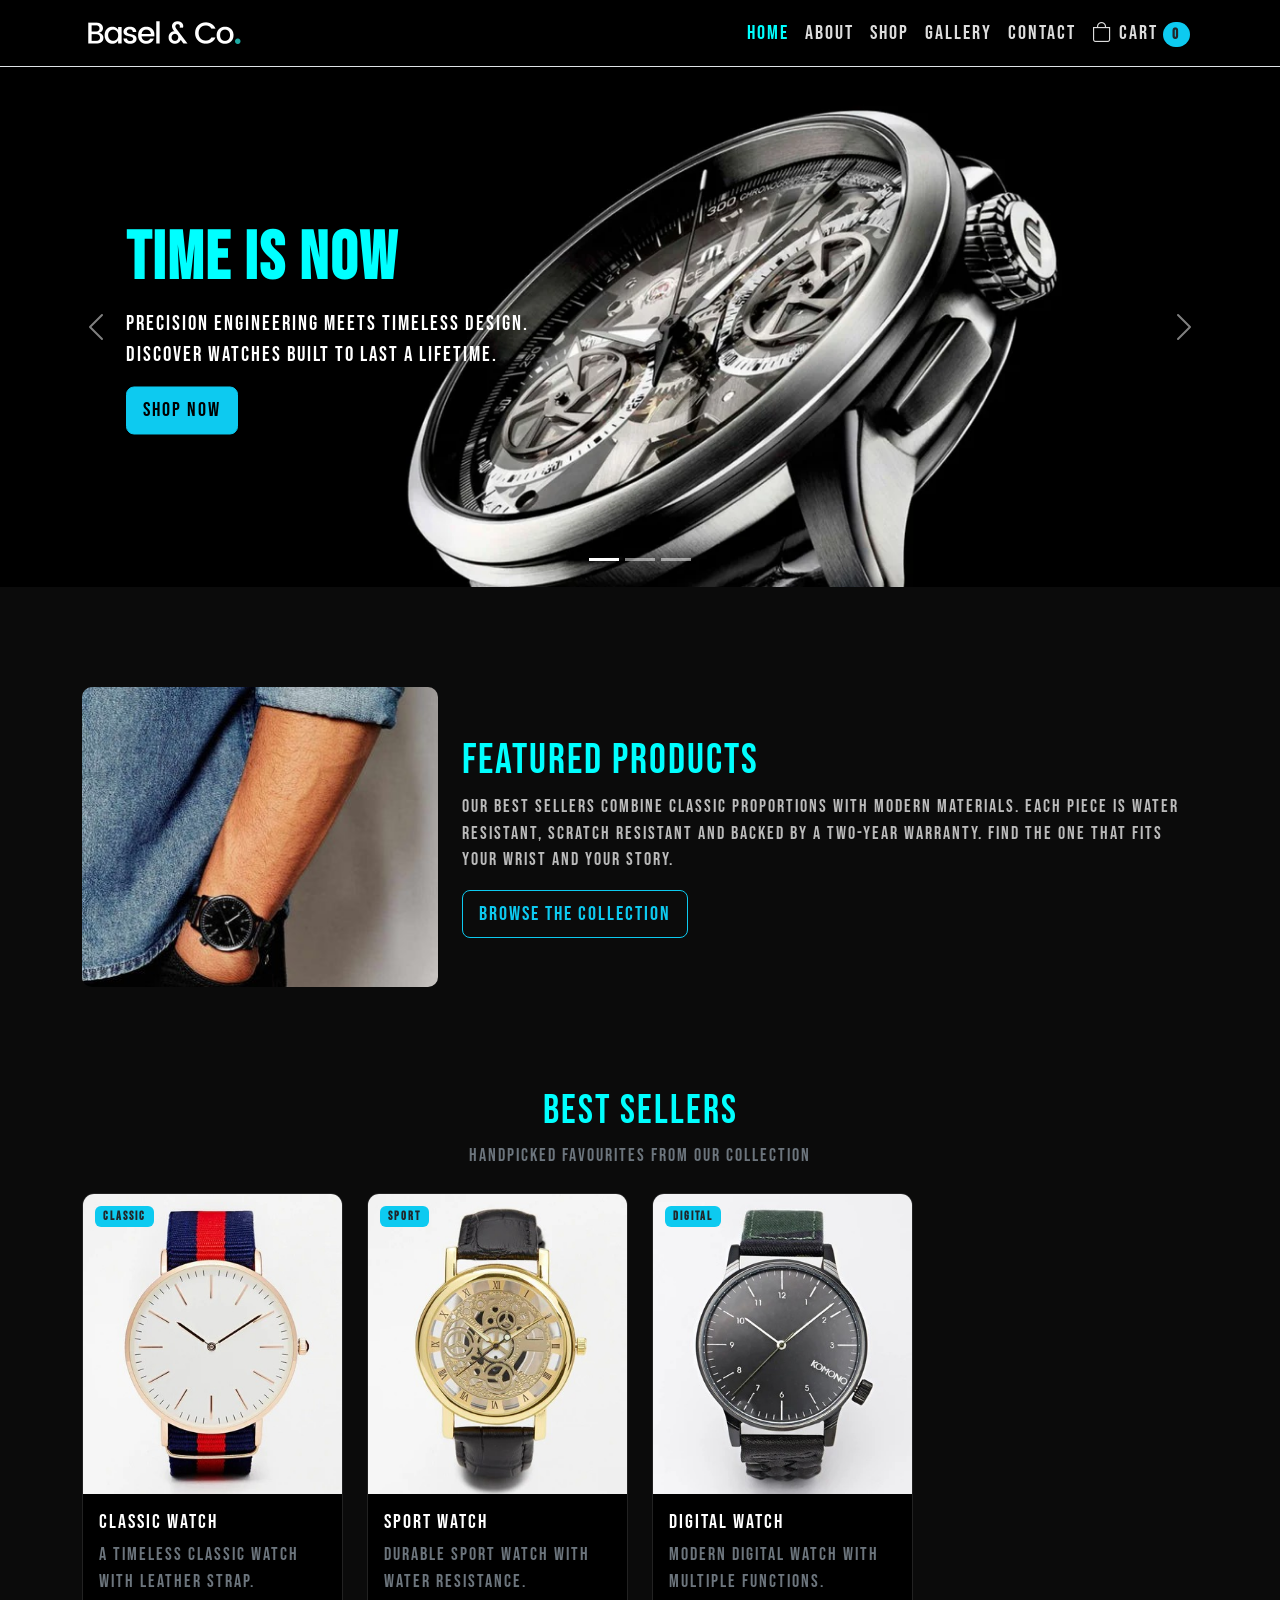
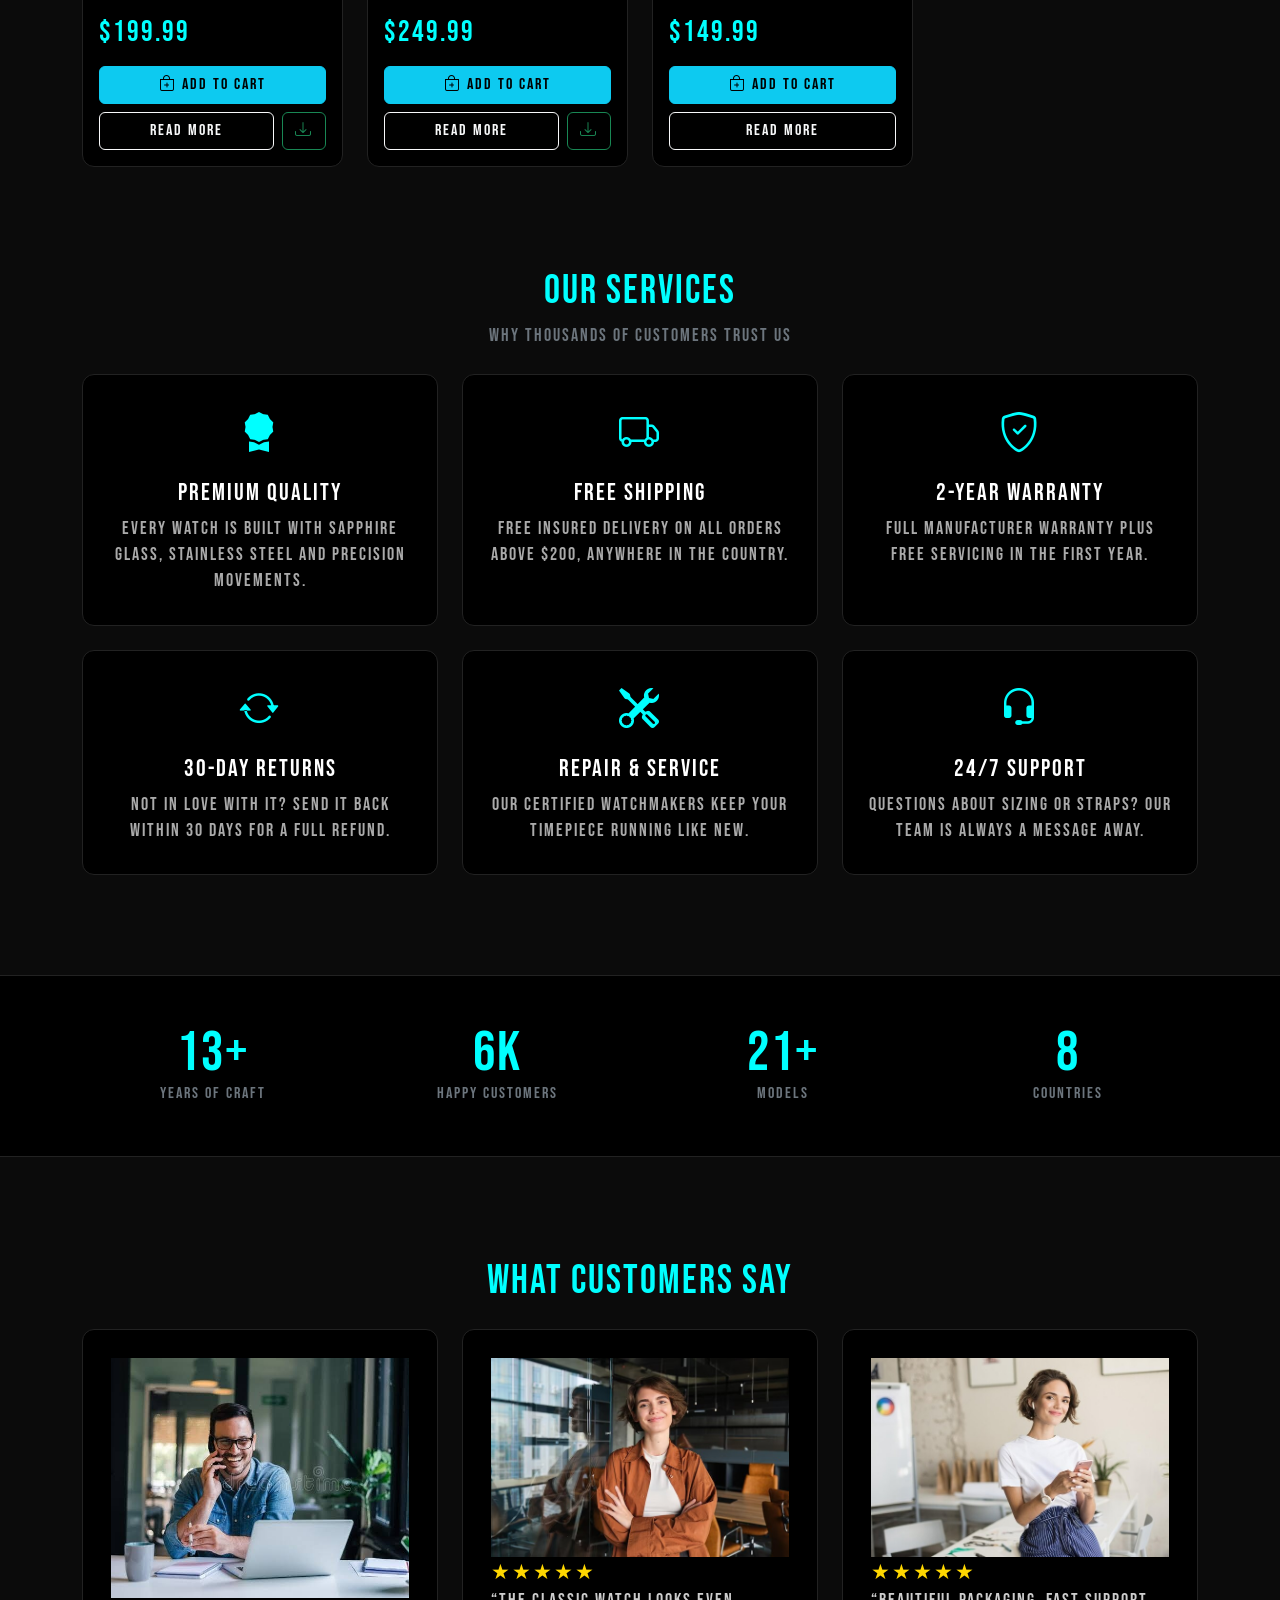
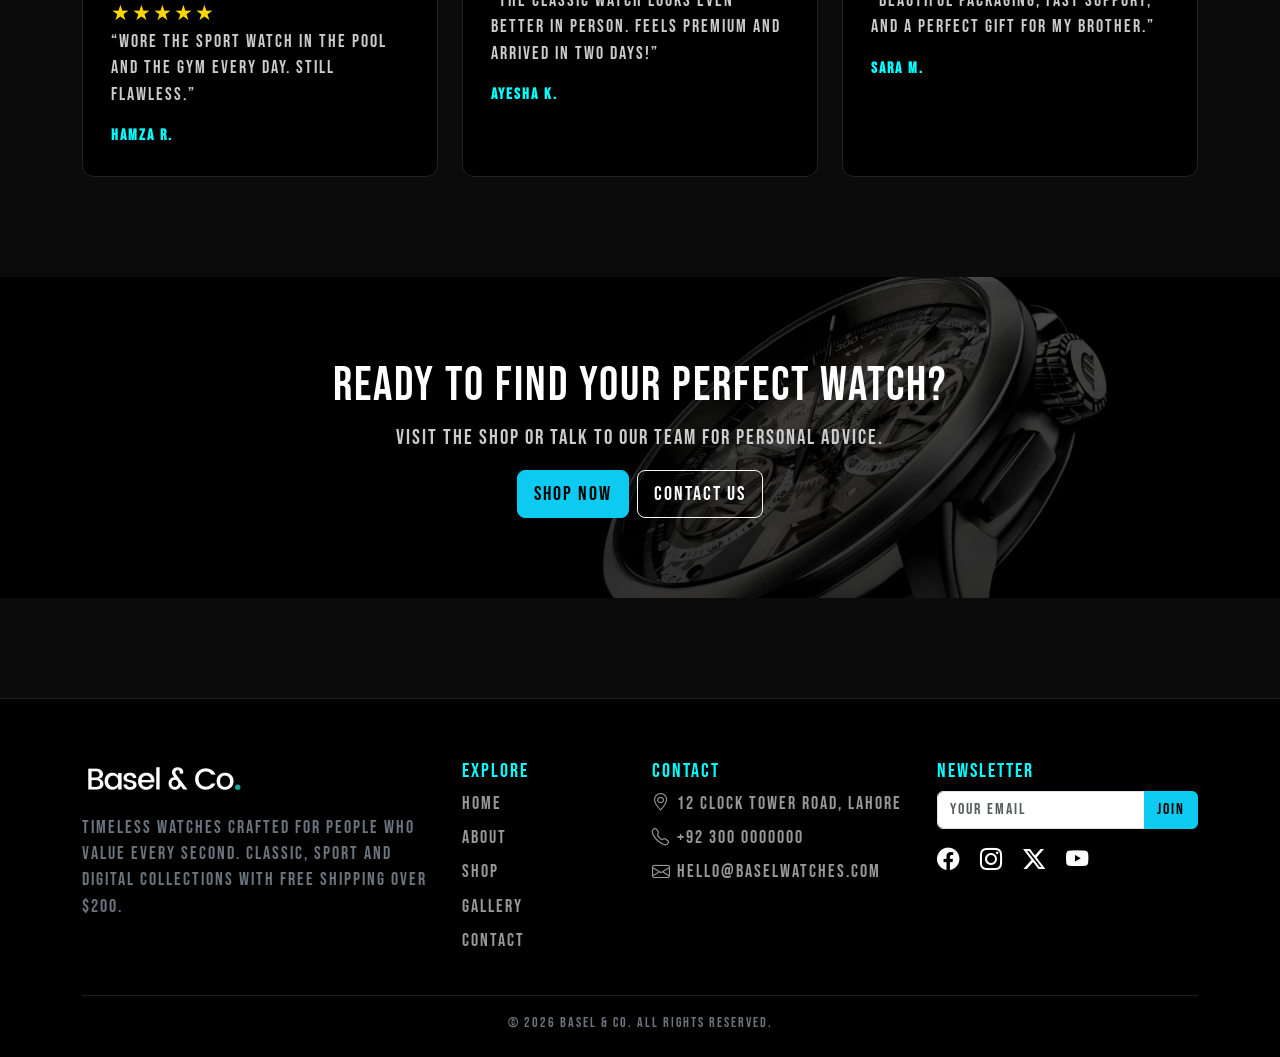
<file: index.html>
<!doctype html>
<html lang="en">
  <head>
    <meta charset="utf-8" />
    <meta name="viewport" content="width=device-width, initial-scale=1" />
    <title>Home | Basel Watches</title>
    <link
      href="https://cdn.jsdelivr.net/npm/bootstrap@5.3.8/dist/css/bootstrap.min.css"
      rel="stylesheet"
      integrity="sha384-sRIl4kxILFvY47J16cr9ZwB07vP4J8+LH7qKQnuqkuIAvNWLzeN8tE5YBujZqJLB"
      crossorigin="anonymous"
    />
    <link
      rel="stylesheet"
      href="https://cdn.jsdelivr.net/npm/bootstrap-icons@1.13.1/font/bootstrap-icons.min.css"
    />
    <link rel="stylesheet" href="css/style.css" />
  </head>
  <body>
    <nav
      class="navbar navbar-expand-lg bg-black navbar-dark border-bottom sticky-top">
      <div class="container">
        <a class="navbar-brand" href="index.html">
          <img src="img/logo.png" alt="Basel Watches"/>
        </a>
        <button
          class="navbar-toggler"
          type="button"
          data-bs-toggle="collapse"
          data-bs-target="#nav"
          aria-controls="nav"
          aria-expanded="false"
          aria-label="Toggle navigation">
          <span class="navbar-toggler-icon"></span>
        </button>

        <div class="collapse navbar-collapse" id="nav">
          <ul class="navbar-nav ms-auto mb-2 mb-lg-0 align-items-lg-center">
            <li class="nav-item">
              <a class="nav-link active" href="index.html">Home</a>
            </li>
            <li class="nav-item">
              <a class="nav-link" href="about.html">About</a>
            </li>
            <li class="nav-item">
              <a class="nav-link" href="shop.html">Shop</a>
            </li>
            <li class="nav-item">
              <a class="nav-link" href="gallery.html">Gallery</a>
            </li>
            <li class="nav-item">
              <a class="nav-link" href="contact.html">Contact</a>
            </li>
            <li class="nav-item">
              <a class="nav-link cart-link" href="cart.html">
                <i class="bi bi-bag"></i> Cart
                <span
                  class="badge rounded-pill bg-info text-dark"
                  id="cartCount">0</span>
              </a>
            </li>
          </ul>
        </div>
      </div>
    </nav>

    <div id="hero" class="carousel slide carousel-fade" data-bs-ride="carousel">
      <div class="carousel-indicators">
        <button type="button" data-bs-target="#hero" data-bs-slide-to="0" class="active" aria-current="true" aria-label="Slide 1"></button>
        <button type="button" data-bs-target="#hero" data-bs-slide-to="1" aria-label="Slide 2"> </button>
        <button type="button" data-bs-target="#hero" data-bs-slide-to="2" aria-label="Slide 3"> </button>
      </div>
      <div class="carousel-inner">
        <div class="carousel-item active" data-bs-interval="5000">
          <img src="img/slider.png" class="d-block w-100" alt="TIME IS NOW" />
          <div class="carousel-caption p-4">
            <h2>TIME IS NOW</h2>
            <p>
              Precision engineering meets timeless design. Discover watches
              built to last a lifetime.
            </p>
            <a href="shop.html" class="btn btn-info btn-lg">Shop Now</a>
          </div>
        </div>
        <div class="carousel-item" data-bs-interval="5000">
          <img src="img/slider.png" class="d-block w-100" alt="CRAFTED TO PERFECTION" />
          <div class="carousel-caption p-4">
            <h2>CRAFTED TO PERFECTION</h2>
            <p>
              Every movement is tested for accuracy, every detail finished by
              hand.
            </p>
            <a href="shop.html" class="btn btn-info btn-lg">Shop Now</a>
          </div>
        </div>
        <div class="carousel-item" data-bs-interval="5000">
          <img src="img/slider.png" class="d-block w-100" alt="WEAR YOUR STYLE"/>
          <div class="carousel-caption p-4">
            <h2>WEAR YOUR STYLE</h2>
            <p>
              From classic leather to rugged sport, find the watch that fits
              your story.
            </p>
            <a href="shop.html" class="btn btn-info btn-lg">Shop Now</a>
          </div>
        </div>
      </div>
      <button class="carousel-control-prev" type="button" data-bs-target="#hero" data-bs-slide="prev">
        <span class="carousel-control-prev-icon" aria-hidden="true"></span><span class="visually-hidden">Previous</span>
      </button>

      <button class="carousel-control-next" type="button" data-bs-target="#hero" data-bs-slide="next">
        <span class="carousel-control-next-icon" aria-hidden="true"></span><span class="visually-hidden">Next</span>
      </button>
    </div>

    <section class="container spacing-margin">
      <div class="row align-items-center g-4">
        <div class="col-lg-4 col-md-6">
          <div class="aboutleft">
            <img src="img/aboutimage.jpg" alt="Featured watch" class="img-fluid"/>
          </div>
        </div>
        <div class="col-lg-8 col-md-6">
          <h2 class="section-heading navbarheading">Featured Products</h2>
          <p class="section-para">
            Our best sellers combine classic proportions with modern materials.
            Each piece is water resistant, scratch resistant and backed by a
            two-year warranty. Find the one that fits your wrist and your story.
          </p>
          <a href="shop.html" class="btn btn-outline-info btn-lg">Browse the Collection</a>
        </div>
      </div>
    </section>

    <section class="container spacing-margin">
      <div class="text-center mb-4">
        <h2 class="section-heading navbarheading fs-1">Best Sellers</h2>
        <p class="text-secondary">Handpicked favourites from our collection</p>
      </div>
      <div class="row g-4" id="featured"></div>
    </section>

    <section class="container spacing-margin">
      <div class="text-center mb-4">
        <h2 class="section-heading navbarheading fs-1">Our Services</h2>
        <p class="text-secondary">Why thousands of customers trust us</p>
      </div>
      <div class="row g-4">
        <div class="col-lg-4 col-md-6 col-12">
          <div class="service-card">
            <i class="bi bi-award-fill fs-1 navbarheading"></i>
            <h5>Premium Quality</h5>
            <p>
              Every watch is built with sapphire glass, stainless steel and
              precision movements.
            </p>
          </div>
        </div>
        <div class="col-lg-4 col-md-6 col-12">
          <div class="service-card">
            <i class="bi bi-truck fs-1 navbarheading"></i>
            <h5>Free Shipping</h5>
            <p>
              Free insured delivery on all orders above $200, anywhere in the
              country.
            </p>
          </div>
        </div>
        <div class="col-lg-4 col-md-6 col-12">
          <div class="service-card">
            <i class="bi bi-shield-check fs-1 navbarheading"></i>
            <h5>2-Year Warranty</h5>
            <p>
              Full manufacturer warranty plus free servicing in the first year.
            </p>
          </div>
        </div>
        <div class="col-lg-4 col-md-6 col-12">
          <div class="service-card">
            <i class="bi bi-arrow-repeat fs-1 navbarheading"></i>
            <h5>30-Day Returns</h5>
            <p>
              Not in love with it? Send it back within 30 days for a full
              refund.
            </p>
          </div>
        </div>
        <div class="col-lg-4 col-md-6 col-12">
          <div class="service-card">
            <i class="bi bi-tools fs-1 navbarheading"></i>
            <h5>Repair & Service</h5>
            <p>
              Our certified watchmakers keep your timepiece running like new.
            </p>
          </div>
        </div>
        <div class="col-lg-4 col-md-6 col-12">
          <div class="service-card">
            <i class="bi bi-headset fs-1 navbarheading"></i>
            <h5>24/7 Support</h5>
            <p>
              Questions about sizing or straps? Our team is always a message
              away.
            </p>
          </div>
        </div>
      </div>
    </section>

    <section class="stats spacing-margin">
      <div class="container">
        <div class="row text-center g-4">
          <div class="col-6 col-md-3">
            <div class="stat-num" data-count="25+">25+</div>
            <div class="text-secondary">Years of Craft</div>
          </div>
          <div class="col-6 col-md-3">
            <div class="stat-num" data-count="12K">12K</div>
            <div class="text-secondary">Happy Customers</div>
          </div>
          <div class="col-6 col-md-3">
            <div class="stat-num" data-count="40+">40+</div>
            <div class="text-secondary">Models</div>
          </div>
          <div class="col-6 col-md-3">
            <div class="stat-num" data-count="15">15</div>
            <div class="text-secondary">Countries</div>
          </div>
        </div>
      </div>
    </section>

    <section class="container spacing-margin">
      <div class="text-center mb-4">
        <h2 class="section-heading navbarheading fs-1">What Customers Say</h2>
      </div>

      <div class="row g-4">
        <div class="col-md-4">
          <div class="testi">
            <img src="img/imgi_95_default.jpg" alt="" class="img-fluid" />
            <div class="stars">★★★★★</div>
            <p>
              “Wore the Sport Watch in the pool and the gym every day. Still
              flawless.”
            </p>
            <strong class="navbarheading">Hamza R.</strong>
          </div>
        </div>
        <div class="col-md-4">
          <div class="testi">
            <img
              src="img/imgi_328_portrait-confident-young-businesswoman-digital-nomad-posing-her-office-wearing-casual-clothes_1258-195337.jpg"
              alt="hlo"
              class="img-fluid"
            />
            <div class="stars">★★★★★</div>
            <p>
              “The Classic Watch looks even better in person. Feels premium and
              arrived in two days!”
            </p>
            <strong class="navbarheading">Ayesha K.</strong>
          </div>
        </div>

        <div class="col-md-4">
          <div class="testi">
            <img
              src="img/imgi_333_young-smiling-woman-with-short-curly-hair-wireless-earphones_574295-3790.jpg"
              alt=""
              class="img-fluid"
            />
            <div class="stars">★★★★★</div>
            <p>
              “Beautiful packaging, fast support, and a perfect gift for my
              brother.”
            </p>
            <strong class="navbarheading">Sara M.</strong>
          </div>
        </div>
      </div>
    </section>

    <section class="cta spacing-margin">
      <div class="container text-center">
        <h2>Ready to find your perfect watch?</h2>
        <p>Visit the shop or talk to our team for personal advice.</p>
        <a href="shop.html" class="btn btn-info btn-lg me-2">Shop Now</a><a href="contact.html" class="btn btn-outline-light btn-lg">Contact Us</a>
      </div>
    </section>

    <footer class="site-footer">
      <div class="container">
        <div class="row g-4">
          <div class="col-lg-4 col-md-6">
            <img src="img/logo.png" alt="Basel Watches" class="footer-logo" />
            <p class="mt-3 text-secondary">
              Timeless watches crafted for people who value every second.
              Classic, sport and digital collections with free shipping over
              $200.
            </p>
          </div>
          <div class="col-lg-2 col-md-6 col-6">
            <h5 class="navbarheading">Explore</h5>
            <ul class="list-unstyled footer-links">
              <li><a href="index.html">Home</a></li>
              <li><a href="about.html">About</a></li>
              <li><a href="shop.html">Shop</a></li>
              <li><a href="gallery.html">Gallery</a></li>
              <li><a href="contact.html">Contact</a></li>
            </ul>
          </div>
          <div class="col-lg-3 col-md-6 col-6">
            <h5 class="navbarheading">Contact</h5>
            <ul class="list-unstyled footer-links">
              <li><i class="bi bi-geo-alt"></i> 12 Clock Tower Road, Lahore</li>
              <li><i class="bi bi-telephone"></i> +92 300 0000000</li>
              <li><i class="bi bi-envelope"></i> hello@baselwatches.com</li>
            </ul>
          </div>
          <div class="col-lg-3 col-md-6">
            <h5 class="navbarheading">Newsletter</h5>
            <form id="newsletterForm" class="input-group">
              <input type="email" class="form-control" placeholder="Your email" required aria-label="Email"/>
              <button class="btn btn-info" type="submit">Join</button>
            </form>
            <div id="newsletterMsg" class="small mt-2 text-info"></div>
            <div class="social mt-3">
              <a href="#" aria-label="Facebook"><i class="bi bi-facebook"></i></a>
              <a href="#" aria-label="Instagram"><i class="bi bi-instagram"></i></a>
              <a href="#" aria-label="Twitter"><i class="bi bi-twitter-x"></i></a>
              <a href="#" aria-label="YouTube"><i class="bi bi-youtube"></i></a>
            </div>
          </div>
        </div>
        <hr class="border-secondary mt-4" />
        <p class="text-center text-secondary mb-0 small">
          &copy; 2026 Basel &amp; Co. All rights reserved.
        </p>
      </div>
    </footer>
    <button id="toTop" class="to-top" aria-label="Back to top">
      <i class="bi bi-arrow-up"></i>
    </button>
    <div class="toast-container position-fixed bottom-0 start-0 p-3">
      <div id="appToast" class="toast text-bg-info" role="alert">
        <div class="toast-body" id="toastBody"></div>
      </div>
    </div>
    <script
      src="https://cdn.jsdelivr.net/npm/bootstrap@5.3.8/dist/js/bootstrap.bundle.min.js"
      integrity="sha384-FKyoEForCGlyvwx9Hj09JcYn3nv7wiPVlz7YYwJrWVcXK/BmnVDxM+D2scQbITxI"
      crossorigin="anonymous"
    ></script>
    <script src="js/products.js"></script>
    <script src="js/script.js"></script>
    <script>
      renderProducts("featured", products.slice(0, 3));
    </script>
  </body>
</html>
</file>
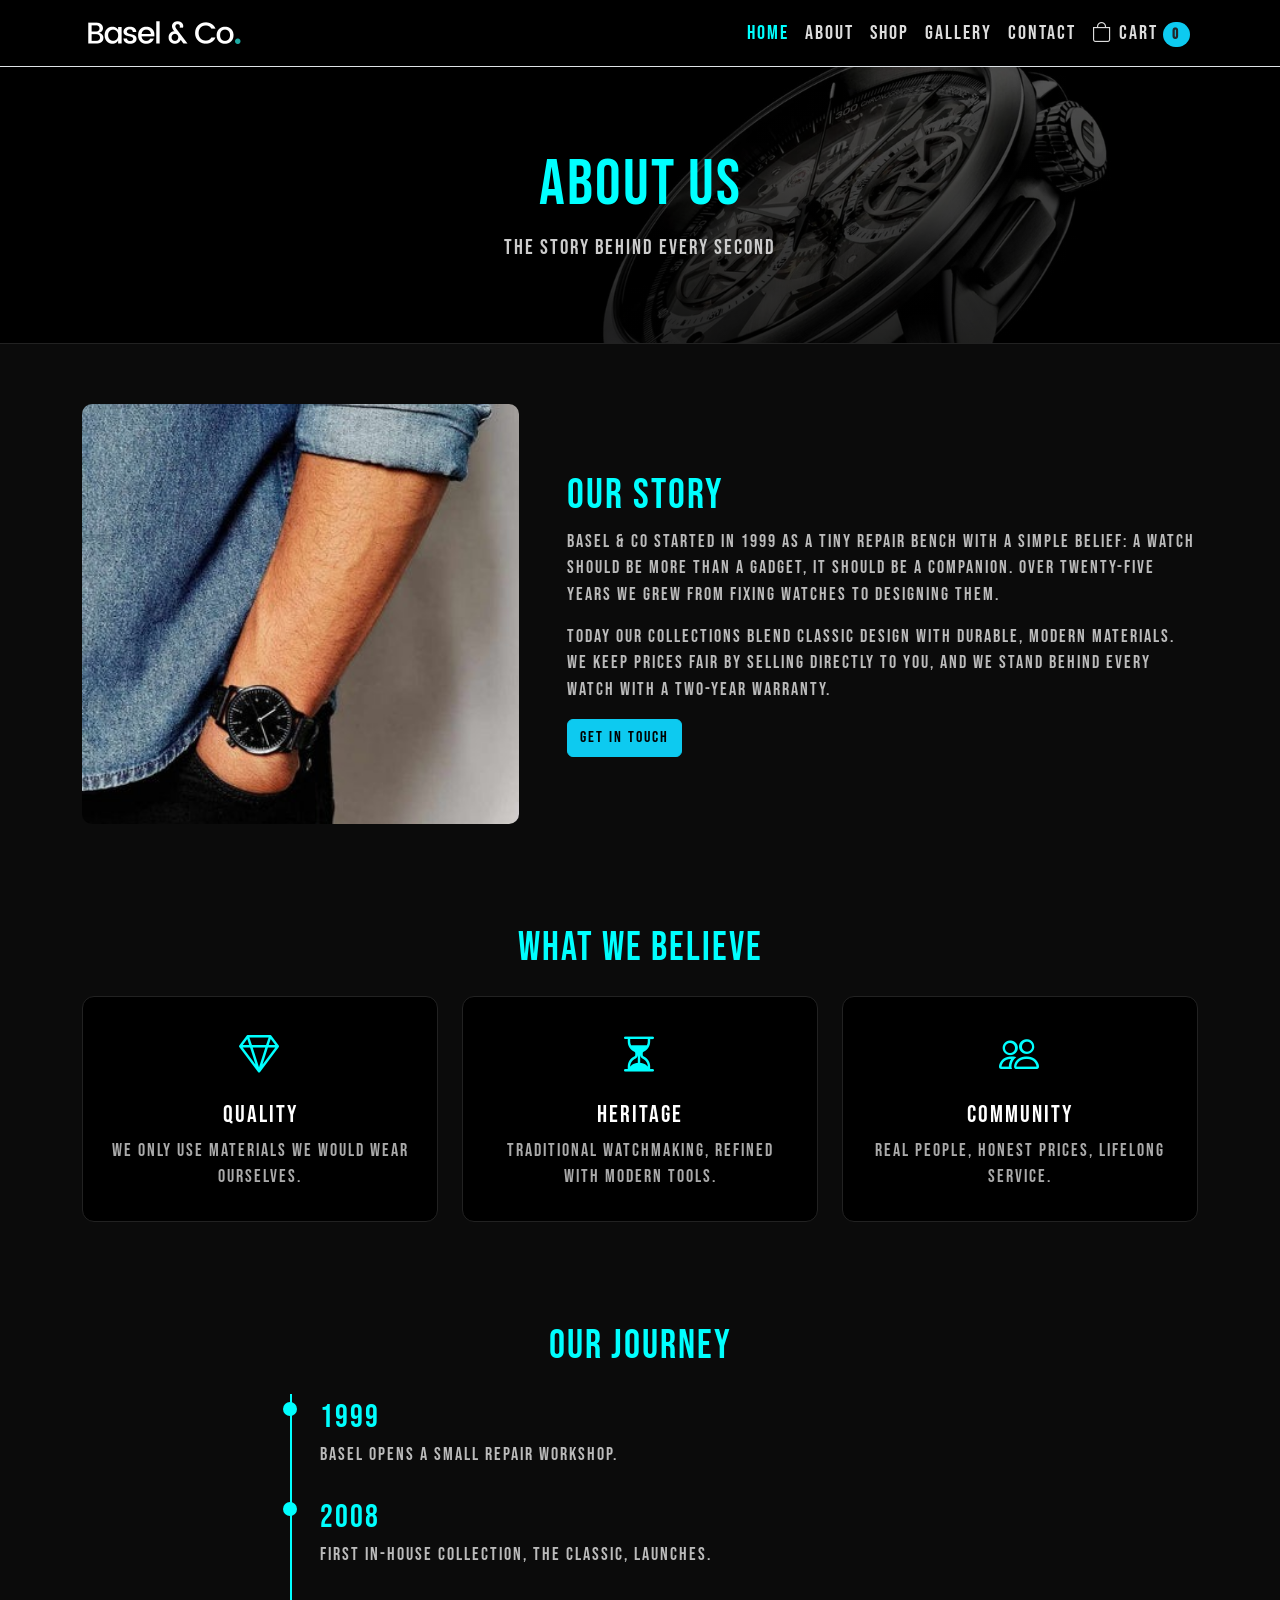
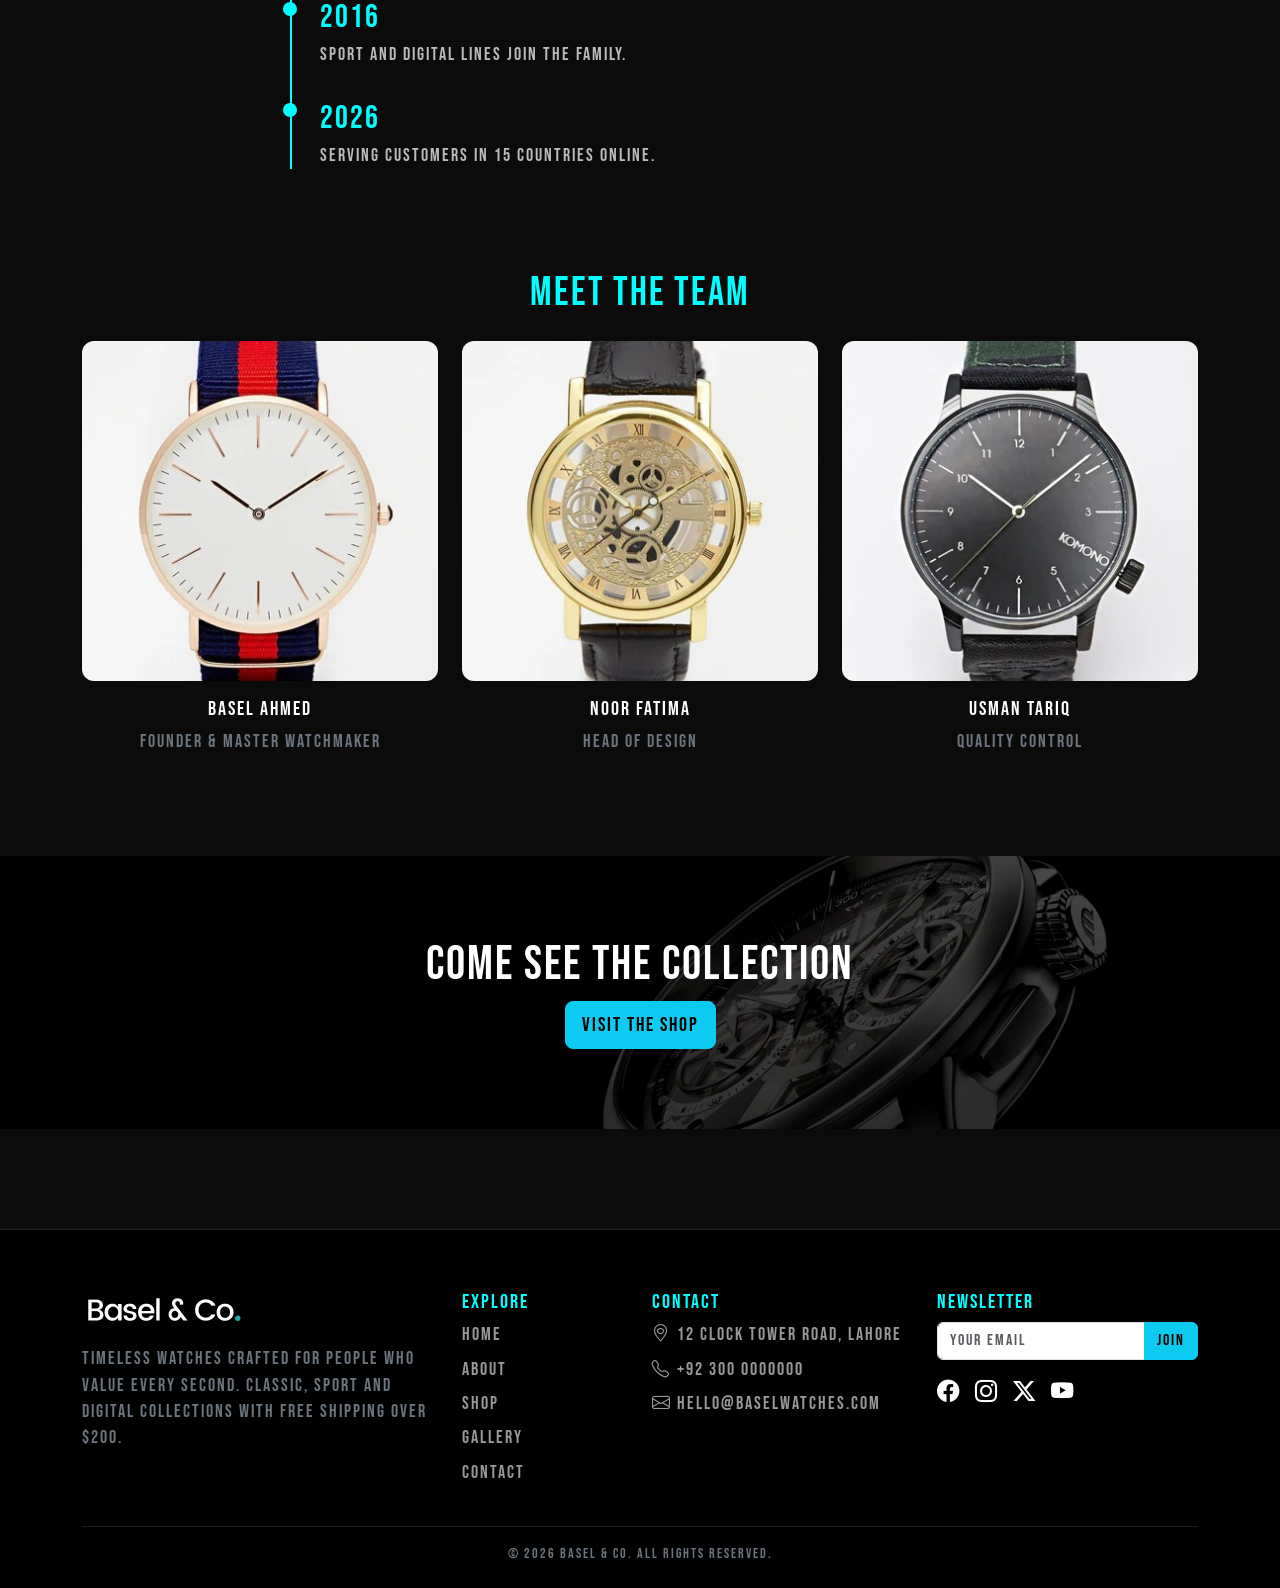
<file: about.html>
<!doctype html>
<html lang="en">
  <head>
    <meta charset="utf-8" />
    <meta name="viewport" content="width=device-width, initial-scale=1" />
    <title>About | Basel Watches</title>
    <link
      href="https://cdn.jsdelivr.net/npm/bootstrap@5.3.8/dist/css/bootstrap.min.css"
      rel="stylesheet"
      integrity="sha384-sRIl4kxILFvY47J16cr9ZwB07vP4J8+LH7qKQnuqkuIAvNWLzeN8tE5YBujZqJLB"
      crossorigin="anonymous"/>
    <link
      rel="stylesheet"
      href="https://cdn.jsdelivr.net/npm/bootstrap-icons@1.13.1/font/bootstrap-icons.min.css"/>
    <link rel="stylesheet" href="css/style.css" />
  </head>
  <body>
    <nav
      class="navbar navbar-expand-lg bg-black navbar-dark border-bottom sticky-top">
      <div class="container">
        <a class="navbar-brand" href="index.html">
          <img src="img/logo.png" alt="Basel Watches"/>
        </a>
        <button
          class="navbar-toggler"
          type="button"
          data-bs-toggle="collapse"
          data-bs-target="#nav"
          aria-controls="nav"
          aria-expanded="false"
          aria-label="Toggle navigation">
          <span class="navbar-toggler-icon"></span>
        </button>

        <div class="collapse navbar-collapse" id="nav">
          <ul class="navbar-nav ms-auto mb-2 mb-lg-0 align-items-lg-center">
            <li class="nav-item">
              <a class="nav-link active" href="index.html">Home</a>
            </li>
            <li class="nav-item">
              <a class="nav-link" href="about.html">About</a>
            </li>
            <li class="nav-item">
              <a class="nav-link" href="shop.html">Shop</a>
            </li>
            <li class="nav-item">
              <a class="nav-link" href="gallery.html">Gallery</a>
            </li>
            <li class="nav-item">
              <a class="nav-link" href="contact.html">Contact</a>
            </li>
            <li class="nav-item">
              <a class="nav-link cart-link" href="cart.html">
                <i class="bi bi-bag"></i> Cart
                <span
                  class="badge rounded-pill bg-info text-dark"
                  id="cartCount">0</span>
              </a>
            </li>
          </ul>
        </div>
      </div>
    </nav>

    <header class="page-hero">
      <div class="container text-center">
        <h1 class="navbarheading">About Us</h1>
        <p>The story behind every second</p>
      </div>
    </header>

    <section class="container spacing-margin-sm">
      <div class="row align-items-center g-5">
        <div class="col-lg-5">
          <div class="aboutleft">
            <img
              src="img/aboutimage.jpg" alt="Our workshop" class="img-fluid" style="height: 420px"/>
          </div>
        </div>
        <div class="col-lg-7">
          <h2 class="section-heading navbarheading">Our Story</h2>
          <p class="section-para">
            Basel &amp; Co started in 1999 as a tiny repair bench with a simple
            belief: a watch should be more than a gadget, it should be a
            companion. Over twenty-five years we grew from fixing watches to
            designing them.
          </p>
          <p class="section-para">
            Today our collections blend classic design with durable, modern
            materials. We keep prices fair by selling directly to you, and we
            stand behind every watch with a two-year warranty.
          </p>
          <a href="contact.html" class="btn btn-info">Get in Touch</a>
        </div>
      </div>
    </section>
    <section class="container spacing-margin">
      <div class="text-center mb-4">
        <h2 class="section-heading navbarheading fs-1">What We Believe</h2>
      </div>
      <div class="row g-4">
        <div class="col-md-4">
          <div class="service-card">
            <i class="bi bi-gem fs-1 navbarheading"></i>
            <h5>Quality</h5>
            <p>We only use materials we would wear ourselves.</p>
          </div>
        </div>
        <div class="col-md-4">
          <div class="service-card">
            <i class="bi bi-hourglass-split fs-1 navbarheading"></i>
            <h5>Heritage</h5>
            <p>Traditional watchmaking, refined with modern tools.</p>
          </div>
        </div>
        <div class="col-md-4">
          <div class="service-card">
            <i class="bi bi-people fs-1 navbarheading"></i>
            <h5>Community</h5>
            <p>Real people, honest prices, lifelong service.</p>
          </div>
        </div>
      </div>
    </section>
    <section class="container spacing-margin">
      <div class="text-center mb-4">
        <h2 class="section-heading navbarheading fs-1">Our Journey</h2>
      </div>
      <div class="timeline">
        <div class="tl-item">
          <span class="tl-year">1999</span>
          <p>Basel opens a small repair workshop.</p>
        </div>
        <div class="tl-item">
          <span class="tl-year">2008</span>
          <p>First in-house collection, the Classic, launches.</p>
        </div>
        <div class="tl-item">
          <span class="tl-year">2016</span>
          <p>Sport and Digital lines join the family.</p>
        </div>
        <div class="tl-item">
          <span class="tl-year">2026</span>
          <p>Serving customers in 15 countries online.</p>
        </div>
      </div>
    </section>
    <section class="container spacing-margin">
      <div class="text-center mb-4">
        <h2 class="section-heading navbarheading fs-1">Meet the Team</h2>
      </div>
      <div class="row g-4">
        <div class="col-md-4">
          <div class="team-card">
            <img src="img/w1.jpg" alt="Basel Ahmed" />
            <h5 class="mt-3">Basel Ahmed</h5>
            <p class="text-secondary mb-0">Founder & Master Watchmaker</p>
          </div>
        </div>
        <div class="col-md-4">
          <div class="team-card">
            <img src="img/w2.jpg" alt="Noor Fatima" />
            <h5 class="mt-3">Noor Fatima</h5>
            <p class="text-secondary mb-0">Head of Design</p>
          </div>
        </div>
        <div class="col-md-4">
          <div class="team-card">
            <img src="img/w3.jpg" alt="Usman Tariq" />
            <h5 class="mt-3">Usman Tariq</h5>
            <p class="text-secondary mb-0">Quality Control</p>
          </div>
        </div>
      </div>
    </section>
    <section class="cta spacing-margin">
      <div class="container text-center">
        <h2>Come see the collection</h2>
        <a href="shop.html" class="btn btn-info btn-lg">Visit the Shop</a>
      </div>
    </section>

    <footer class="site-footer">
      <div class="container">
        <div class="row g-4">
          <div class="col-lg-4 col-md-6">
            <img src="img/logo.png" alt="Basel Watches" class="footer-logo" />
            <p class="mt-3 text-secondary">
              Timeless watches crafted for people who value every second.
              Classic, sport and digital collections with free shipping over
              $200.
            </p>
          </div>
          <div class="col-lg-2 col-md-6 col-6">
            <h5 class="navbarheading">Explore</h5>
            <ul class="list-unstyled footer-links">
              <li><a href="index.html">Home</a></li>
              <li><a href="about.html">About</a></li>
              <li><a href="shop.html">Shop</a></li>
              <li><a href="gallery.html">Gallery</a></li>
              <li><a href="contact.html">Contact</a></li>
            </ul>
          </div>
          <div class="col-lg-3 col-md-6 col-6">
            <h5 class="navbarheading">Contact</h5>
            <ul class="list-unstyled footer-links">
              <li><i class="bi bi-geo-alt"></i> 12 Clock Tower Road, Lahore</li>
              <li><i class="bi bi-telephone"></i> +92 300 0000000</li>
              <li><i class="bi bi-envelope"></i> hello@baselwatches.com</li>
            </ul>
          </div>
          <div class="col-lg-3 col-md-6">
            <h5 class="navbarheading">Newsletter</h5>
            <form id="newsletterForm" class="input-group">
              <input
                type="email"
                class="form-control"
                placeholder="Your email"
                required
                aria-label="Email"
              />
              <button class="btn btn-info" type="submit">Join</button>
            </form>
            <div id="newsletterMsg" class="small mt-2 text-info"></div>
            <div class="social mt-3">
              <a href="#" aria-label="Facebook"
                ><i class="bi bi-facebook"></i></a
              ><a href="#" aria-label="Instagram"
                ><i class="bi bi-instagram"></i></a
              ><a href="#" aria-label="Twitter"
                ><i class="bi bi-twitter-x"></i></a
              ><a href="#" aria-label="YouTube"
                ><i class="bi bi-youtube"></i
              ></a>
            </div>
          </div>
        </div>
        <hr class="border-secondary mt-4" />
        <p class="text-center text-secondary mb-0 small">
          &copy; 2026 Basel &amp; Co. All rights reserved.
        </p>
      </div>
    </footer>
    <button id="toTop" class="to-top" aria-label="Back to top">
      <i class="bi bi-arrow-up"></i>
    </button>
    <div class="toast-container position-fixed bottom-0 start-0 p-3">
      <div id="appToast" class="toast text-bg-info" role="alert">
        <div class="toast-body" id="toastBody"></div>
      </div>
    </div>
    <script
      src="https://cdn.jsdelivr.net/npm/bootstrap@5.3.8/dist/js/bootstrap.bundle.min.js"
      integrity="sha384-FKyoEForCGlyvwx9Hj09JcYn3nv7wiPVlz7YYwJrWVcXK/BmnVDxM+D2scQbITxI"
      crossorigin="anonymous"
    ></script>
    <script src="js/products.js"></script>
    <script src="js/script.js"></script>
  </body>
</html>
</file>
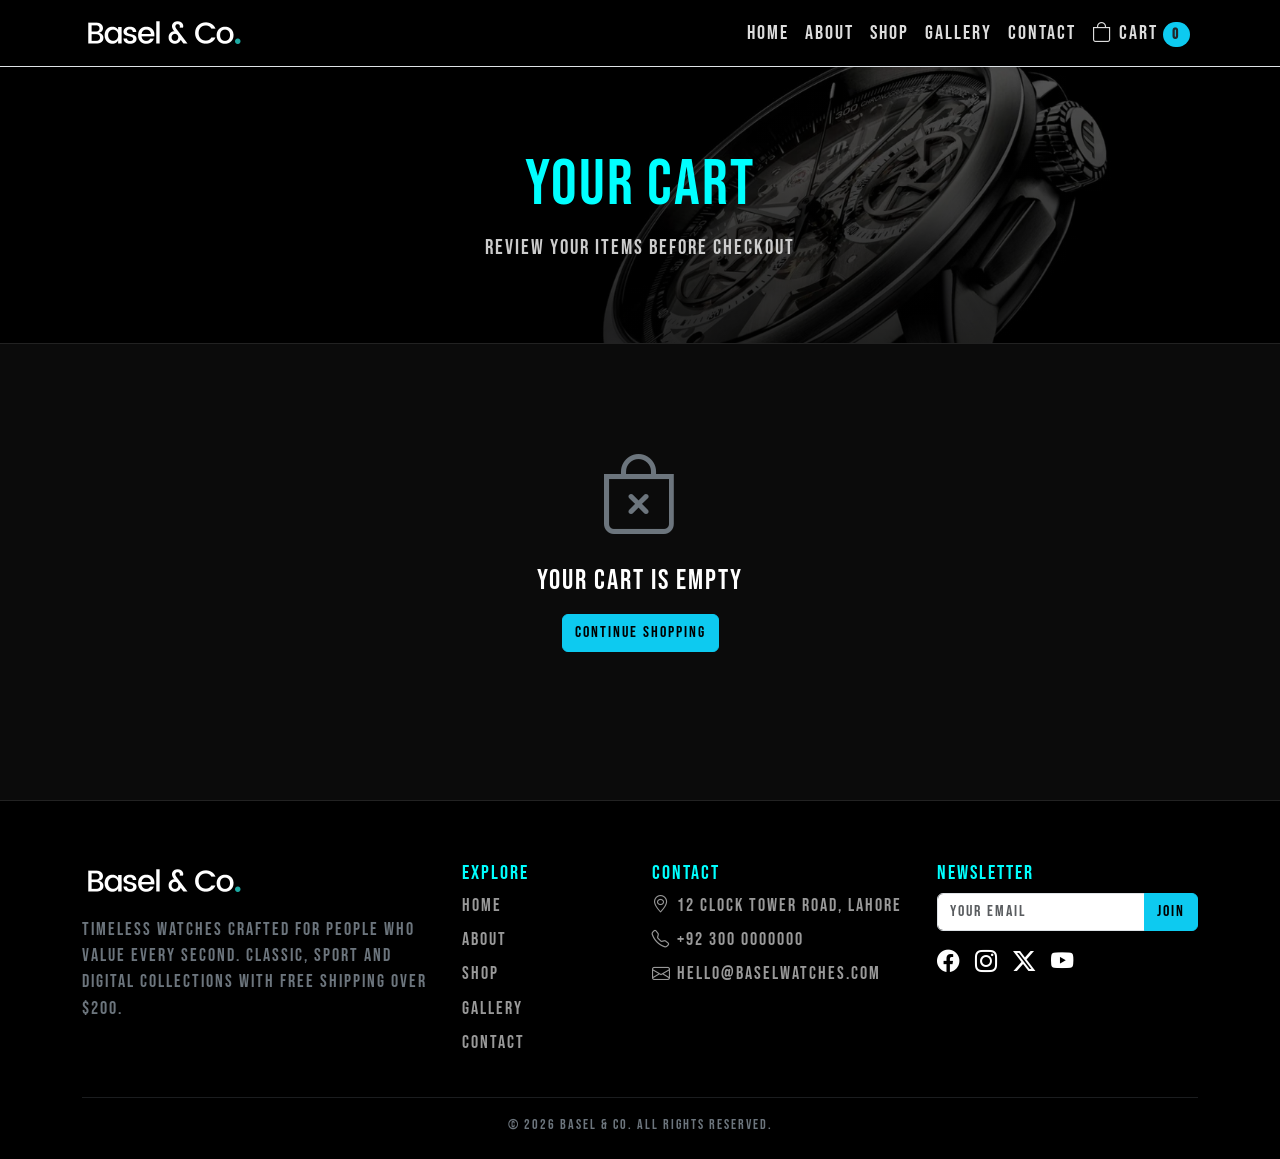
<file: cart.html>
<!doctype html>
<html lang="en">
  <head>
    <meta charset="utf-8" />
    <meta name="viewport" content="width=device-width, initial-scale=1" />
    <title>Cart | Basel Watches</title>
    <link
      href="https://cdn.jsdelivr.net/npm/bootstrap@5.3.8/dist/css/bootstrap.min.css"
      rel="stylesheet"
      integrity="sha384-sRIl4kxILFvY47J16cr9ZwB07vP4J8+LH7qKQnuqkuIAvNWLzeN8tE5YBujZqJLB"
      crossorigin="anonymous"
    />
    <link
      rel="stylesheet"
      href="https://cdn.jsdelivr.net/npm/bootstrap-icons@1.13.1/font/bootstrap-icons.min.css"
    />
    <link rel="stylesheet" href="css/style.css" />
  </head>
  <body>
    <nav
      class="navbar navbar-expand-lg bg-black navbar-dark border-bottom sticky-top"
    >
      <div class="container">
        <a class="navbar-brand" href="index.html"
          ><img src="img/logo.png" alt="Basel Watches"
        /></a>
        <button
          class="navbar-toggler"
          type="button"
          data-bs-toggle="collapse"
          data-bs-target="#nav"
          aria-controls="nav"
          aria-expanded="false"
          aria-label="Toggle navigation"
        >
          <span class="navbar-toggler-icon"></span>
        </button>
        <div class="collapse navbar-collapse" id="nav">
          <ul class="navbar-nav ms-auto mb-2 mb-lg-0 align-items-lg-center">
            <li class="nav-item">
              <a class="nav-link" href="index.html">Home</a>
            </li>
            <li class="nav-item">
              <a class="nav-link" href="about.html">About</a>
            </li>
            <li class="nav-item">
              <a class="nav-link" href="shop.html">Shop</a>
            </li>
            <li class="nav-item">
              <a class="nav-link" href="gallery.html">Gallery</a>
            </li>
            <li class="nav-item">
              <a class="nav-link" href="contact.html">Contact</a>
            </li>
            <li class="nav-item">
              <a class="nav-link cart-link" href="cart.html"
                ><i class="bi bi-bag"></i> Cart
                <span
                  class="badge rounded-pill bg-info text-dark"
                  id="cartCount"
                  >0</span
                ></a
              >
            </li>
          </ul>
        </div>
      </div>
    </nav>
    <header class="page-hero">
      <div class="container text-center">
        <h1 class="navbarheading">Your Cart</h1>
        <p>Review your items before checkout</p>
      </div>
    </header>

    <section class="container spacing-margin-sm">
      <div id="cartEmpty" class="text-center d-none py-5">
        <i class="bi bi-bag-x display-1 text-secondary"></i>
        <h3 class="mt-3">Your cart is empty</h3>
        <a href="shop.html" class="btn btn-info mt-2">Continue Shopping</a>
      </div>
      <div class="row g-4" id="cartFull">
        <div class="col-lg-8">
          <div class="table-responsive">
            <table class="table table-dark align-middle">
              <thead>
                <tr>
                  <th>Product</th>
                  <th>Price</th>
                  <th>Qty</th>
                  <th>Total</th>
                  <th></th>
                </tr>
              </thead>
              <tbody id="cartBody"></tbody>
            </table>
          </div>
        </div>
        <div class="col-lg-4">
          <div class="summary">
            <h4 class="navbarheading">Order Summary</h4>
            <div class="d-flex justify-content-between">
              <span>Subtotal</span><span id="sSub">$0.00</span>
            </div>
            <div class="d-flex justify-content-between">
              <span>Shipping</span><span id="sShip">$0.00</span>
            </div>
            <hr />
            <div class="d-flex justify-content-between fs-4">
              <span>Total</span><strong id="sTotal">$0.00</strong>
            </div>
            <button class="btn btn-info w-100 mt-3" id="checkoutBtn">
              Checkout
            </button>
            <button class="btn btn-outline-light w-100 mt-2" id="clearBtn">
              Clear Cart
            </button>
            <p class="small text-secondary mt-3 mb-0">
              Free shipping on orders over $200.
            </p>
          </div>
        </div>
      </div>
    </section>

    <footer class="site-footer">
      <div class="container">
        <div class="row g-4">
          <div class="col-lg-4 col-md-6">
            <img src="img/logo.png" alt="Basel Watches" class="footer-logo" />
            <p class="mt-3 text-secondary">
              Timeless watches crafted for people who value every second.
              Classic, sport and digital collections with free shipping over
              $200.
            </p>
          </div>
          <div class="col-lg-2 col-md-6 col-6">
            <h5 class="navbarheading">Explore</h5>
            <ul class="list-unstyled footer-links">
              <li><a href="index.html">Home</a></li>
              <li><a href="about.html">About</a></li>
              <li><a href="shop.html">Shop</a></li>
              <li><a href="gallery.html">Gallery</a></li>
              <li><a href="contact.html">Contact</a></li>
            </ul>
          </div>
          <div class="col-lg-3 col-md-6 col-6">
            <h5 class="navbarheading">Contact</h5>
            <ul class="list-unstyled footer-links">
              <li><i class="bi bi-geo-alt"></i> 12 Clock Tower Road, Lahore</li>
              <li><i class="bi bi-telephone"></i> +92 300 0000000</li>
              <li><i class="bi bi-envelope"></i> hello@baselwatches.com</li>
            </ul>
          </div>
          <div class="col-lg-3 col-md-6">
            <h5 class="navbarheading">Newsletter</h5>
            <form id="newsletterForm" class="input-group">
              <input
                type="email"
                class="form-control"
                placeholder="Your email"
                required
                aria-label="Email"
              />
              <button class="btn btn-info" type="submit">Join</button>
            </form>
            <div id="newsletterMsg" class="small mt-2 text-info"></div>
            <div class="social mt-3">
              <a href="#" aria-label="Facebook"
                ><i class="bi bi-facebook"></i></a
              ><a href="#" aria-label="Instagram"
                ><i class="bi bi-instagram"></i></a
              ><a href="#" aria-label="Twitter"
                ><i class="bi bi-twitter-x"></i></a
              ><a href="#" aria-label="YouTube"
                ><i class="bi bi-youtube"></i
              ></a>
            </div>
          </div>
        </div>
        <hr class="border-secondary mt-4" />
        <p class="text-center text-secondary mb-0 small">
          &copy; 2026 Basel &amp; Co. All rights reserved.
        </p>
      </div>
    </footer>
    <button id="toTop" class="to-top" aria-label="Back to top">
      <i class="bi bi-arrow-up"></i>
    </button>
    <div class="toast-container position-fixed bottom-0 start-0 p-3">
      <div id="appToast" class="toast text-bg-info" role="alert">
        <div class="toast-body" id="toastBody"></div>
      </div>
    </div>
    <script
      src="https://cdn.jsdelivr.net/npm/bootstrap@5.3.8/dist/js/bootstrap.bundle.min.js"
      integrity="sha384-FKyoEForCGlyvwx9Hj09JcYn3nv7wiPVlz7YYwJrWVcXK/BmnVDxM+D2scQbITxI"
      crossorigin="anonymous"
    ></script>
    <script src="js/products.js"></script>
    <script src="js/script.js"></script>
    <script>
      initCart();
    </script>
  </body>
</html>
</file>
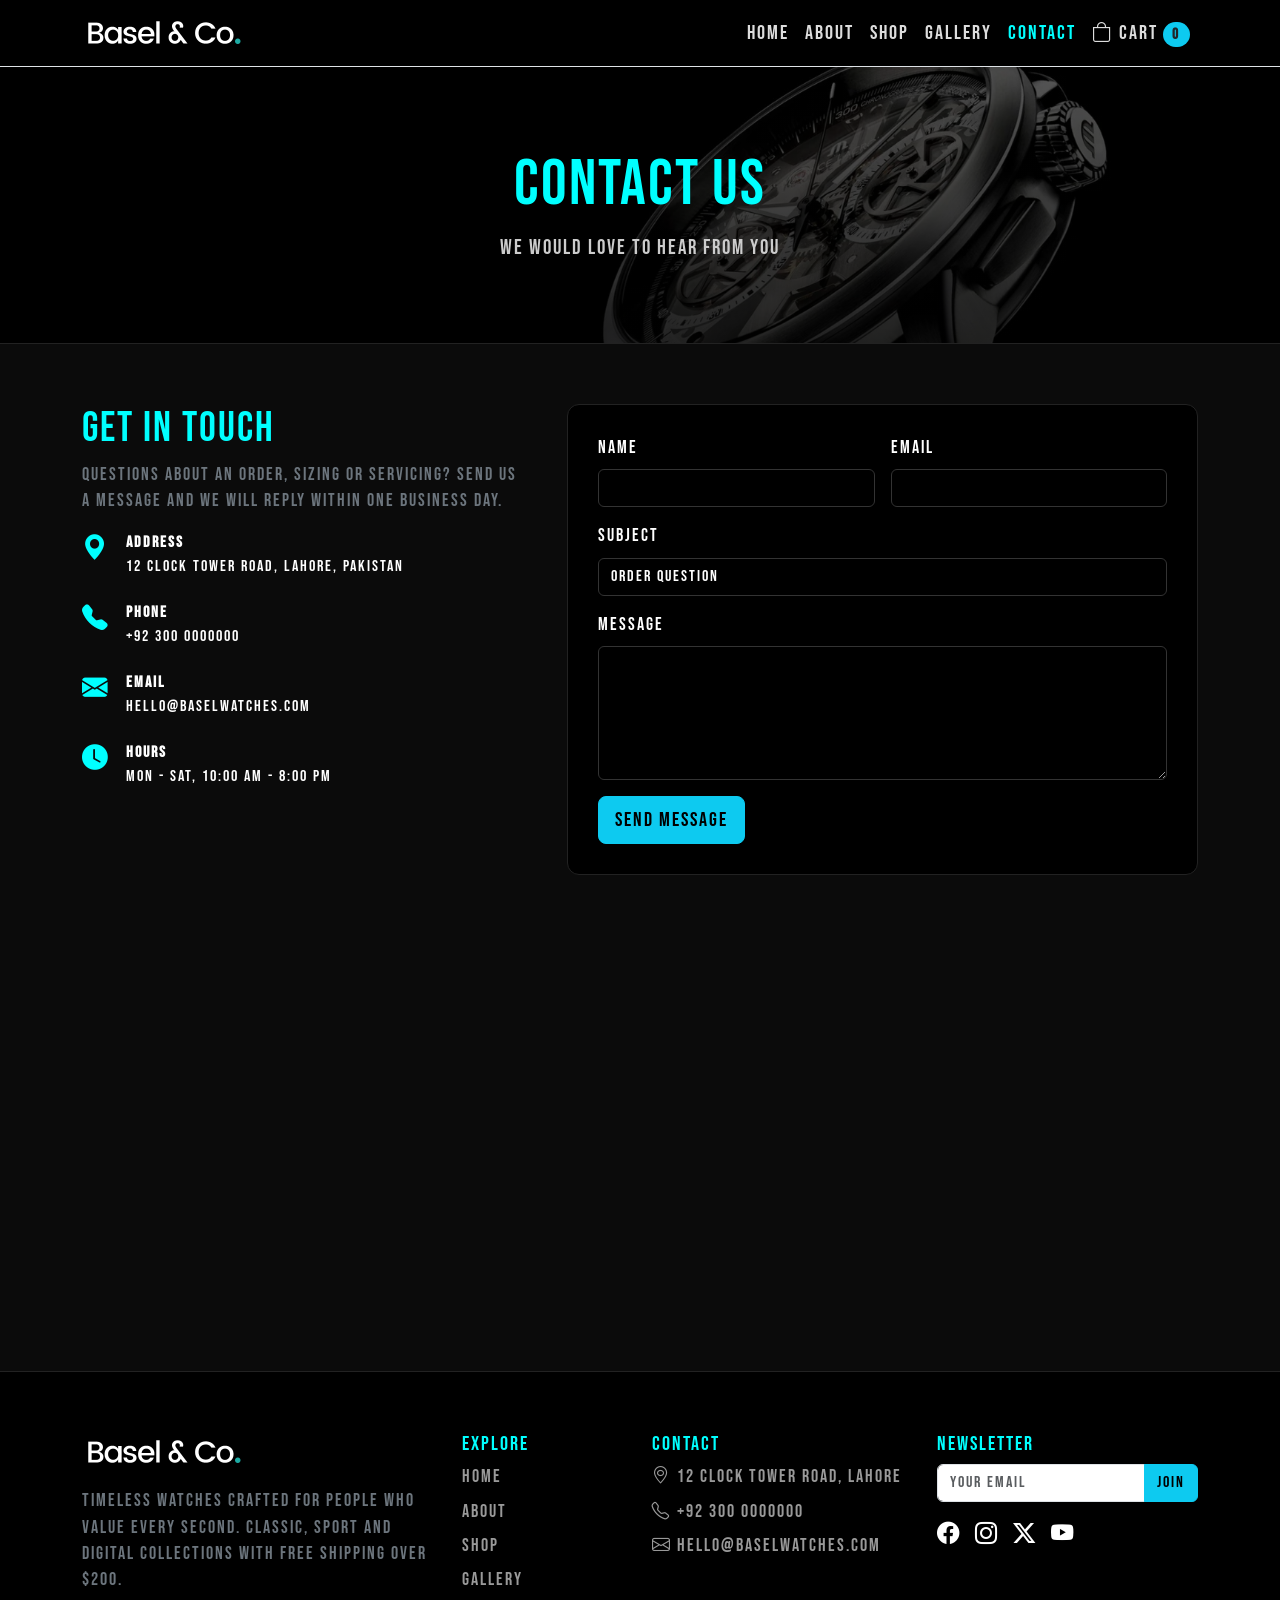
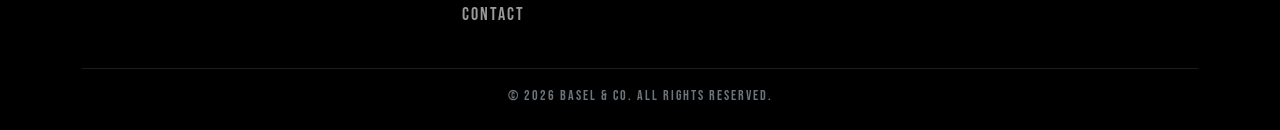
<file: contact.html>
<!doctype html>
<html lang="en">
  <head>
    <meta charset="utf-8" />
    <meta name="viewport" content="width=device-width, initial-scale=1" />
    <title>Contact | Basel Watches</title>
    <link
      href="https://cdn.jsdelivr.net/npm/bootstrap@5.3.8/dist/css/bootstrap.min.css"
      rel="stylesheet"
      integrity="sha384-sRIl4kxILFvY47J16cr9ZwB07vP4J8+LH7qKQnuqkuIAvNWLzeN8tE5YBujZqJLB"
      crossorigin="anonymous"
    />
    <link
      rel="stylesheet"
      href="https://cdn.jsdelivr.net/npm/bootstrap-icons@1.13.1/font/bootstrap-icons.min.css"
    />
    <link rel="stylesheet" href="css/style.css" />
  </head>
  <body>
    <nav
      class="navbar navbar-expand-lg bg-black navbar-dark border-bottom sticky-top"
    >
      <div class="container">
        <a class="navbar-brand" href="index.html"
          ><img src="img/logo.png" alt="Basel Watches"
        /></a>
        <button
          class="navbar-toggler"
          type="button"
          data-bs-toggle="collapse"
          data-bs-target="#nav"
          aria-controls="nav"
          aria-expanded="false"
          aria-label="Toggle navigation"
        >
          <span class="navbar-toggler-icon"></span>
        </button>
        <div class="collapse navbar-collapse" id="nav">
          <ul class="navbar-nav ms-auto mb-2 mb-lg-0 align-items-lg-center">
            <li class="nav-item">
              <a class="nav-link" href="index.html">Home</a>
            </li>
            <li class="nav-item">
              <a class="nav-link" href="about.html">About</a>
            </li>
            <li class="nav-item">
              <a class="nav-link" href="shop.html">Shop</a>
            </li>
            <li class="nav-item">
              <a class="nav-link" href="gallery.html">Gallery</a>
            </li>
            <li class="nav-item">
              <a class="nav-link active" href="contact.html">Contact</a>
            </li>
            <li class="nav-item">
              <a class="nav-link cart-link" href="cart.html"
                ><i class="bi bi-bag"></i> Cart
                <span
                  class="badge rounded-pill bg-info text-dark"
                  id="cartCount"
                  >0</span
                ></a
              >
            </li>
          </ul>
        </div>
      </div>
    </nav>
    <header class="page-hero">
      <div class="container text-center">
        <h1 class="navbarheading">Contact Us</h1>
        <p>We would love to hear from you</p>
      </div>
    </header>

    <section class="container spacing-margin-sm">
      <div class="row g-5">
        <div class="col-lg-5">
          <h2 class="section-heading navbarheading">Get in Touch</h2>
          <p class="text-secondary">
            Questions about an order, sizing or servicing? Send us a message and
            we will reply within one business day.
          </p>
          <div class="info-item">
            <i class="bi bi-geo-alt-fill"></i>
            <div>
              <strong>Address</strong><br />12 Clock Tower Road, Lahore,
              Pakistan
            </div>
          </div>
          <div class="info-item">
            <i class="bi bi-telephone-fill"></i>
            <div><strong>Phone</strong><br />+92 300 0000000</div>
          </div>
          <div class="info-item">
            <i class="bi bi-envelope-fill"></i>
            <div><strong>Email</strong><br />hello@baselwatches.com</div>
          </div>
          <div class="info-item">
            <i class="bi bi-clock-fill"></i>
            <div><strong>Hours</strong><br />Mon - Sat, 10:00 AM - 8:00 PM</div>
          </div>
        </div>
        <div class="col-lg-7">
          <form id="contactForm" class="contact-form" novalidate>
            <div class="row g-3">
              <div class="col-md-6">
                <label class="form-label" for="cName">Name</label
                ><input
                  id="cName"
                  class="form-control"
                  required
                  minlength="2"
                />
                <div class="invalid-feedback">Please enter your name.</div>
              </div>
              <div class="col-md-6">
                <label class="form-label" for="cEmail">Email</label
                ><input
                  id="cEmail"
                  type="email"
                  class="form-control"
                  required
                />
                <div class="invalid-feedback">Please enter a valid email.</div>
              </div>
              <div class="col-12">
                <label class="form-label" for="cSubject">Subject</label
                ><select id="cSubject" class="form-select">
                  <option>Order question</option>
                  <option>Product advice</option>
                  <option>Repair / service</option>
                  <option>Other</option>
                </select>
              </div>
              <div class="col-12">
                <label class="form-label" for="cMsg">Message</label
                ><textarea
                  id="cMsg"
                  rows="5"
                  class="form-control"
                  required
                  minlength="10"
                ></textarea>
                <div class="invalid-feedback">
                  Please write at least 10 characters.
                </div>
              </div>
              <div class="col-12">
                <button class="btn btn-info btn-lg" type="submit">
                  Send Message
                </button>
              </div>
            </div>
            <div id="formSuccess" class="alert alert-success mt-3 d-none">
              Thank you! Your message has been sent.
            </div>
          </form>
        </div>
      </div>
      <div class="map-wrap mt-5">
        <iframe
          title="Map"
          loading="lazy"
          src="https://www.openstreetmap.org/export/embed.html?bbox=74.30%2C31.52%2C74.36%2C31.57&layer=mapnik"
        ></iframe>
      </div>
    </section>

    <footer class="site-footer">
      <div class="container">
        <div class="row g-4">
          <div class="col-lg-4 col-md-6">
            <img src="img/logo.png" alt="Basel Watches" class="footer-logo" />
            <p class="mt-3 text-secondary">
              Timeless watches crafted for people who value every second.
              Classic, sport and digital collections with free shipping over
              $200.
            </p>
          </div>
          <div class="col-lg-2 col-md-6 col-6">
            <h5 class="navbarheading">Explore</h5>
            <ul class="list-unstyled footer-links">
              <li><a href="index.html">Home</a></li>
              <li><a href="about.html">About</a></li>
              <li><a href="shop.html">Shop</a></li>
              <li><a href="gallery.html">Gallery</a></li>
              <li><a href="contact.html">Contact</a></li>
            </ul>
          </div>
          <div class="col-lg-3 col-md-6 col-6">
            <h5 class="navbarheading">Contact</h5>
            <ul class="list-unstyled footer-links">
              <li><i class="bi bi-geo-alt"></i> 12 Clock Tower Road, Lahore</li>
              <li><i class="bi bi-telephone"></i> +92 300 0000000</li>
              <li><i class="bi bi-envelope"></i> hello@baselwatches.com</li>
            </ul>
          </div>
          <div class="col-lg-3 col-md-6">
            <h5 class="navbarheading">Newsletter</h5>
            <form id="newsletterForm" class="input-group">
              <input
                type="email"
                class="form-control"
                placeholder="Your email"
                required
                aria-label="Email"
              />
              <button class="btn btn-info" type="submit">Join</button>
            </form>
            <div id="newsletterMsg" class="small mt-2 text-info"></div>
            <div class="social mt-3">
              <a href="#" aria-label="Facebook"
                ><i class="bi bi-facebook"></i></a
              ><a href="#" aria-label="Instagram"
                ><i class="bi bi-instagram"></i></a
              ><a href="#" aria-label="Twitter"
                ><i class="bi bi-twitter-x"></i></a
              ><a href="#" aria-label="YouTube"
                ><i class="bi bi-youtube"></i
              ></a>
            </div>
          </div>
        </div>
        <hr class="border-secondary mt-4" />
        <p class="text-center text-secondary mb-0 small">
          &copy; 2026 Basel &amp; Co. All rights reserved.
        </p>
      </div>
    </footer>
    <button id="toTop" class="to-top" aria-label="Back to top">
      <i class="bi bi-arrow-up"></i>
    </button>
    <div class="toast-container position-fixed bottom-0 start-0 p-3">
      <div id="appToast" class="toast text-bg-info" role="alert">
        <div class="toast-body" id="toastBody"></div>
      </div>
    </div>
    <script
      src="https://cdn.jsdelivr.net/npm/bootstrap@5.3.8/dist/js/bootstrap.bundle.min.js"
      integrity="sha384-FKyoEForCGlyvwx9Hj09JcYn3nv7wiPVlz7YYwJrWVcXK/BmnVDxM+D2scQbITxI"
      crossorigin="anonymous"
    ></script>
    <script src="js/products.js"></script>
    <script src="js/script.js"></script>
  </body>
</html>
</file>
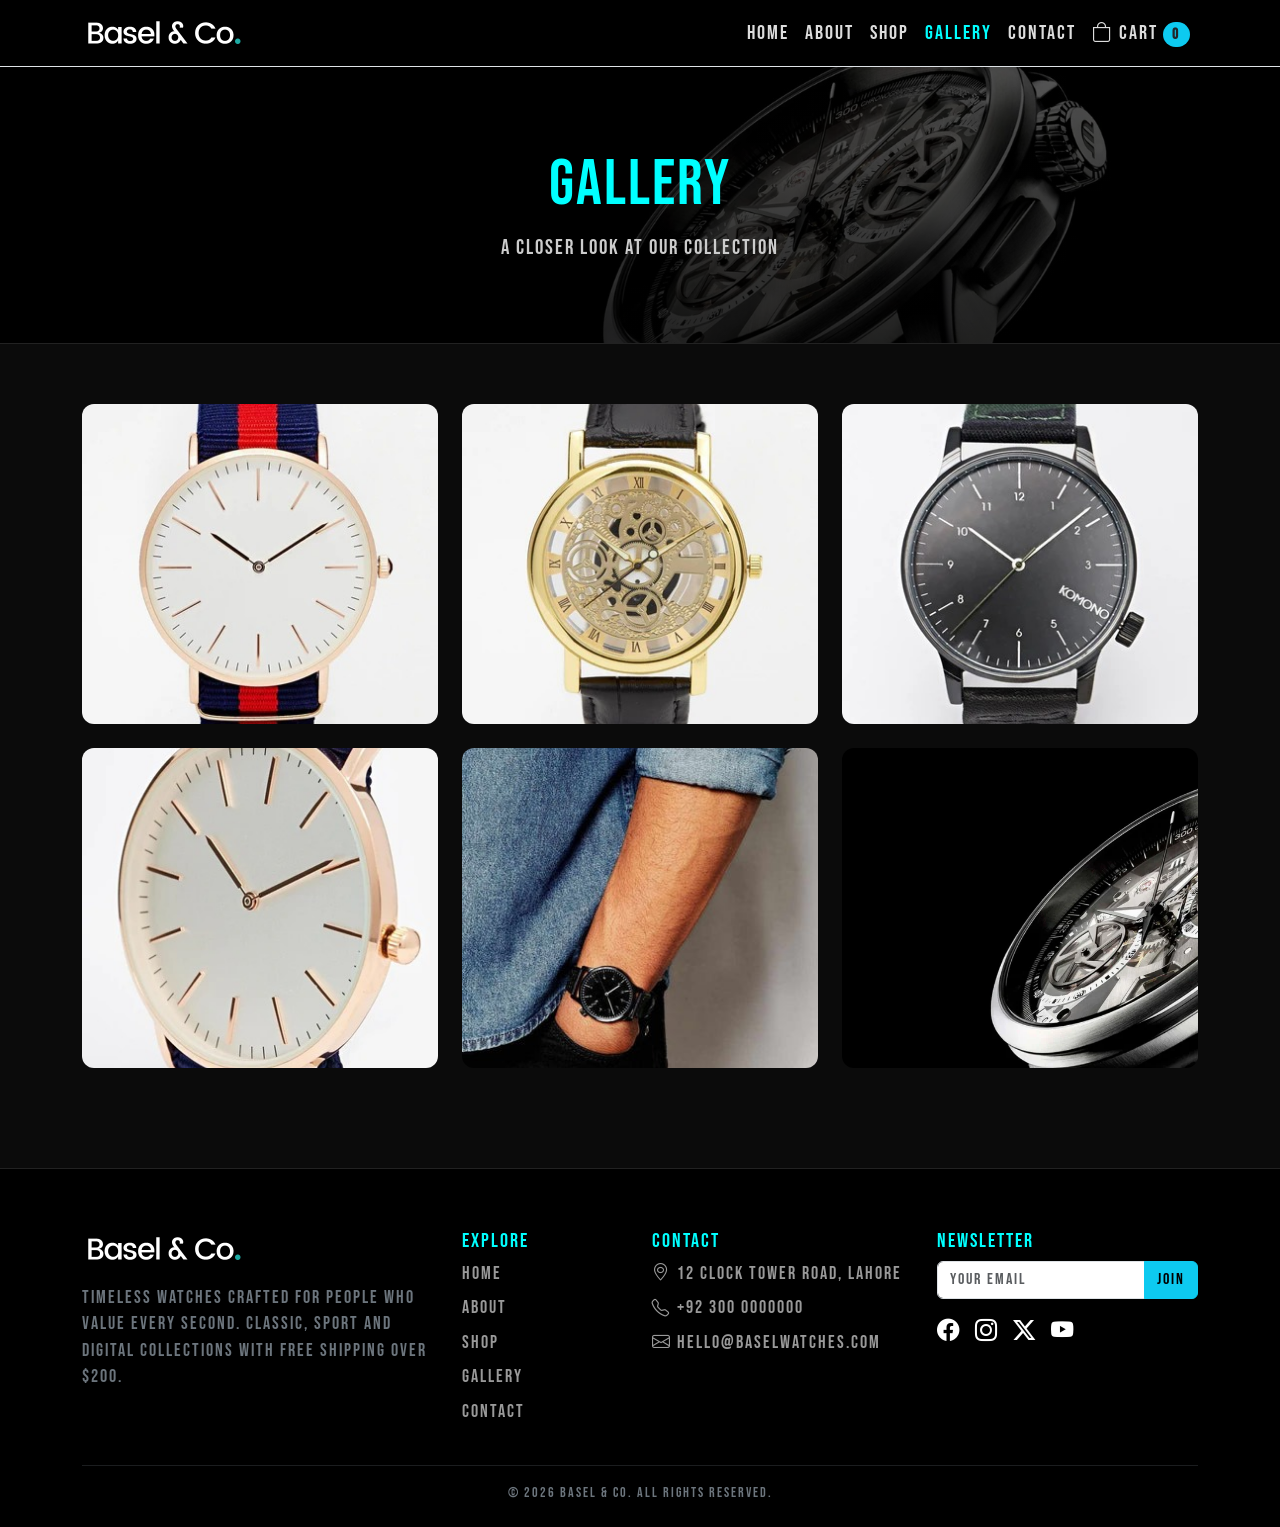
<file: gallery.html>
<!doctype html>
<html lang="en">
  <head>
    <meta charset="utf-8" />
    <meta name="viewport" content="width=device-width, initial-scale=1" />
    <title>Gallery | Basel Watches</title>
    <link
      href="https://cdn.jsdelivr.net/npm/bootstrap@5.3.8/dist/css/bootstrap.min.css"
      rel="stylesheet"
      integrity="sha384-sRIl4kxILFvY47J16cr9ZwB07vP4J8+LH7qKQnuqkuIAvNWLzeN8tE5YBujZqJLB"
      crossorigin="anonymous"
    />
    <link
      rel="stylesheet"
      href="https://cdn.jsdelivr.net/npm/bootstrap-icons@1.13.1/font/bootstrap-icons.min.css"
    />
    <link rel="stylesheet" href="css/style.css" />
  </head>
  <body>
    <nav
      class="navbar navbar-expand-lg bg-black navbar-dark border-bottom sticky-top"
    >
      <div class="container">
        <a class="navbar-brand" href="index.html"
          ><img src="img/logo.png" alt="Basel Watches"
        /></a>
        <button
          class="navbar-toggler"
          type="button"
          data-bs-toggle="collapse"
          data-bs-target="#nav"
          aria-controls="nav"
          aria-expanded="false"
          aria-label="Toggle navigation"
        >
          <span class="navbar-toggler-icon"></span>
        </button>
        <div class="collapse navbar-collapse" id="nav">
          <ul class="navbar-nav ms-auto mb-2 mb-lg-0 align-items-lg-center">
            <li class="nav-item">
              <a class="nav-link" href="index.html">Home</a>
            </li>
            <li class="nav-item">
              <a class="nav-link" href="about.html">About</a>
            </li>
            <li class="nav-item">
              <a class="nav-link" href="shop.html">Shop</a>
            </li>
            <li class="nav-item">
              <a class="nav-link active" href="gallery.html">Gallery</a>
            </li>
            <li class="nav-item">
              <a class="nav-link" href="contact.html">Contact</a>
            </li>
            <li class="nav-item">
              <a class="nav-link cart-link" href="cart.html"
                ><i class="bi bi-bag"></i> Cart
                <span
                  class="badge rounded-pill bg-info text-dark"
                  id="cartCount"
                  >0</span
                ></a
              >
            </li>
          </ul>
        </div>
      </div>
    </nav>
    <header class="page-hero">
      <div class="container text-center">
        <h1 class="navbarheading">Gallery</h1>
        <p>A closer look at our collection</p>
      </div>
    </header>

    <section class="container spacing-margin-sm">
      <div class="row g-4">
        <div class="col-lg-4 col-md-6 col-12">
          <a
            href="#"
            class="gallery-item"
            data-bs-toggle="modal"
            data-bs-target="#lightbox"
            data-src="img/w1.jpg"
            data-cap="Classic Leather"
            ><img src="img/w1.jpg" alt="Classic Leather" /><span
              class="gallery-cap"
              >Classic Leather</span
            ></a
          >
        </div>
        <div class="col-lg-4 col-md-6 col-12">
          <a
            href="#"
            class="gallery-item"
            data-bs-toggle="modal"
            data-bs-target="#lightbox"
            data-src="img/w2.jpg"
            data-cap="Sport Edition"
            ><img src="img/w2.jpg" alt="Sport Edition" /><span
              class="gallery-cap"
              >Sport Edition</span
            ></a
          >
        </div>
        <div class="col-lg-4 col-md-6 col-12">
          <a
            href="#"
            class="gallery-item"
            data-bs-toggle="modal"
            data-bs-target="#lightbox"
            data-src="img/w3.jpg"
            data-cap="Digital Pro"
            ><img src="img/w3.jpg" alt="Digital Pro" /><span class="gallery-cap"
              >Digital Pro</span
            ></a
          >
        </div>
        <div class="col-lg-4 col-md-6 col-12">
          <a
            href="#"
            class="gallery-item"
            data-bs-toggle="modal"
            data-bs-target="#lightbox"
            data-src="img/w4.jpg"
            data-cap="Rose Gold Nylon"
            ><img src="img/w4.jpg" alt="Rose Gold Nylon" /><span
              class="gallery-cap"
              >Rose Gold Nylon</span
            ></a
          >
        </div>
        <div class="col-lg-4 col-md-6 col-12">
          <a
            href="#"
            class="gallery-item"
            data-bs-toggle="modal"
            data-bs-target="#lightbox"
            data-src="img/aboutimage.jpg"
            data-cap="Studio Shot"
            ><img src="img/aboutimage.jpg" alt="Studio Shot" /><span
              class="gallery-cap"
              >Studio Shot</span
            ></a
          >
        </div>
        <div class="col-lg-4 col-md-6 col-12">
          <a
            href="#"
            class="gallery-item"
            data-bs-toggle="modal"
            data-bs-target="#lightbox"
            data-src="img/slider.png"
            data-cap="Skeleton Chronograph"
            ><img src="img/slider.png" alt="Skeleton Chronograph" /><span
              class="gallery-cap"
              >Skeleton Chronograph</span
            ></a
          >
        </div>
      </div>
    </section>
    <div class="modal fade" id="lightbox" tabindex="-1" aria-hidden="true">
      <div class="modal-dialog modal-lg modal-dialog-centered">
        <div class="modal-content bg-black border-secondary">
          <div class="modal-header border-secondary">
            <h5 class="modal-title navbarheading" id="lbCap"></h5>
            <button
              type="button"
              class="btn-close btn-close-white"
              data-bs-dismiss="modal"
              aria-label="Close"
            ></button>
          </div>
          <div class="modal-body text-center">
            <img id="lbImg" class="img-fluid" style="max-height: 70vh" alt="" />
          </div>
        </div>
      </div>
    </div>

    <footer class="site-footer">
      <div class="container">
        <div class="row g-4">
          <div class="col-lg-4 col-md-6">
            <img src="img/logo.png" alt="Basel Watches" class="footer-logo" />
            <p class="mt-3 text-secondary">
              Timeless watches crafted for people who value every second.
              Classic, sport and digital collections with free shipping over
              $200.
            </p>
          </div>
          <div class="col-lg-2 col-md-6 col-6">
            <h5 class="navbarheading">Explore</h5>
            <ul class="list-unstyled footer-links">
              <li><a href="index.html">Home</a></li>
              <li><a href="about.html">About</a></li>
              <li><a href="shop.html">Shop</a></li>
              <li><a href="gallery.html">Gallery</a></li>
              <li><a href="contact.html">Contact</a></li>
            </ul>
          </div>
          <div class="col-lg-3 col-md-6 col-6">
            <h5 class="navbarheading">Contact</h5>
            <ul class="list-unstyled footer-links">
              <li><i class="bi bi-geo-alt"></i> 12 Clock Tower Road, Lahore</li>
              <li><i class="bi bi-telephone"></i> +92 300 0000000</li>
              <li><i class="bi bi-envelope"></i> hello@baselwatches.com</li>
            </ul>
          </div>
          <div class="col-lg-3 col-md-6">
            <h5 class="navbarheading">Newsletter</h5>
            <form id="newsletterForm" class="input-group">
              <input
                type="email"
                class="form-control"
                placeholder="Your email"
                required
                aria-label="Email"
              />
              <button class="btn btn-info" type="submit">Join</button>
            </form>
            <div id="newsletterMsg" class="small mt-2 text-info"></div>
            <div class="social mt-3">
              <a href="#" aria-label="Facebook"
                ><i class="bi bi-facebook"></i></a
              ><a href="#" aria-label="Instagram"
                ><i class="bi bi-instagram"></i></a
              ><a href="#" aria-label="Twitter"
                ><i class="bi bi-twitter-x"></i></a
              ><a href="#" aria-label="YouTube"
                ><i class="bi bi-youtube"></i
              ></a>
            </div>
          </div>
        </div>
        <hr class="border-secondary mt-4" />
        <p class="text-center text-secondary mb-0 small">
          &copy; 2026 Basel &amp; Co. All rights reserved.
        </p>
      </div>
    </footer>
    <button id="toTop" class="to-top" aria-label="Back to top">
      <i class="bi bi-arrow-up"></i>
    </button>
    <div class="toast-container position-fixed bottom-0 start-0 p-3">
      <div id="appToast" class="toast text-bg-info" role="alert">
        <div class="toast-body" id="toastBody"></div>
      </div>
    </div>
    <script
      src="https://cdn.jsdelivr.net/npm/bootstrap@5.3.8/dist/js/bootstrap.bundle.min.js"
      integrity="sha384-FKyoEForCGlyvwx9Hj09JcYn3nv7wiPVlz7YYwJrWVcXK/BmnVDxM+D2scQbITxI"
      crossorigin="anonymous"
    ></script>
    <script src="js/products.js"></script>
    <script src="js/script.js"></script>
  </body>
</html>
</file>
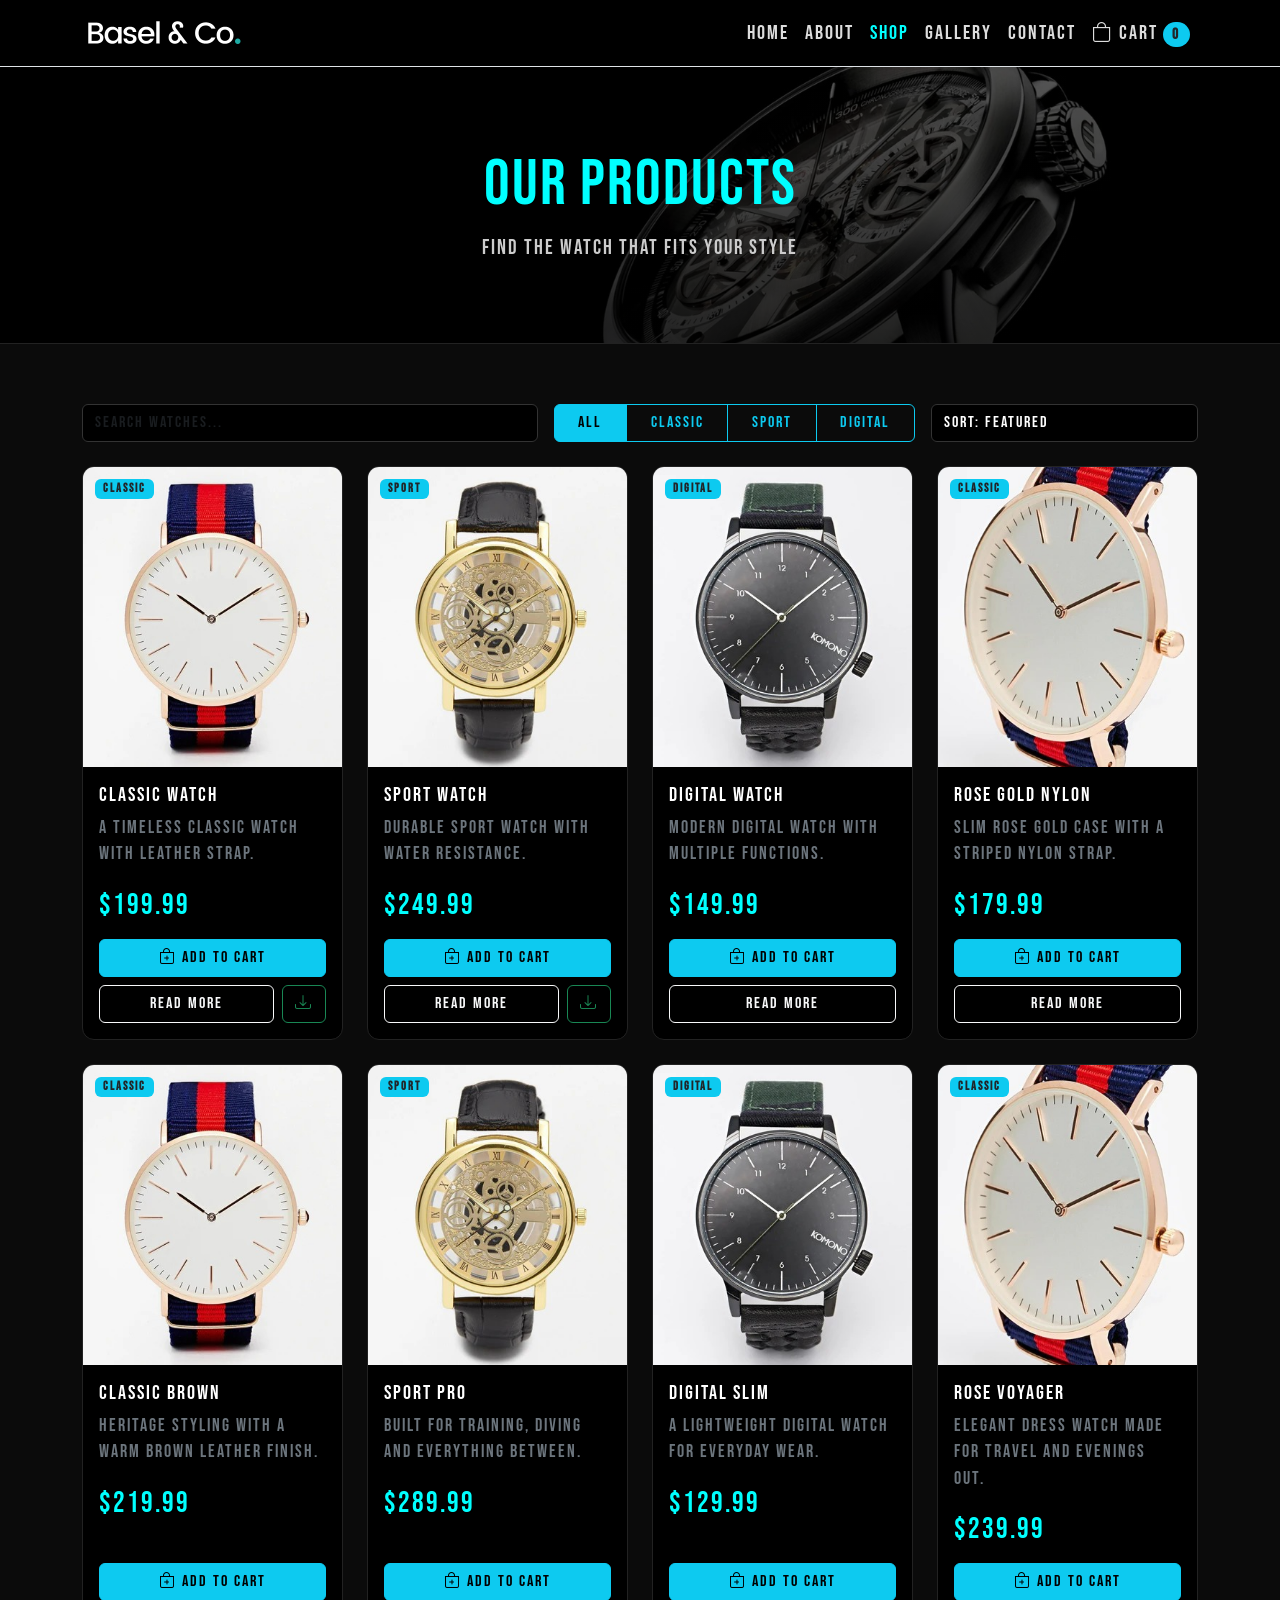
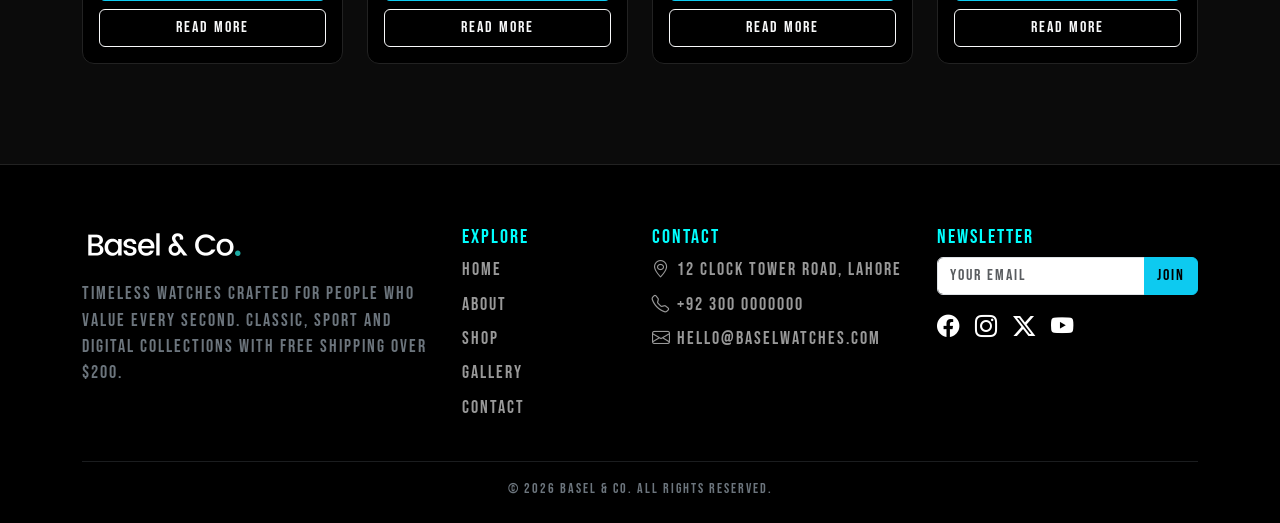
<file: shop.html>
<!doctype html>
<html lang="en">
  <head>
    <meta charset="utf-8" />
    <meta name="viewport" content="width=device-width, initial-scale=1" />
    <title>Shop | Basel Watches</title>
    <link
      href="https://cdn.jsdelivr.net/npm/bootstrap@5.3.8/dist/css/bootstrap.min.css"
      rel="stylesheet"
      integrity="sha384-sRIl4kxILFvY47J16cr9ZwB07vP4J8+LH7qKQnuqkuIAvNWLzeN8tE5YBujZqJLB"
      crossorigin="anonymous"
    />
    <link
      rel="stylesheet"
      href="https://cdn.jsdelivr.net/npm/bootstrap-icons@1.13.1/font/bootstrap-icons.min.css"
    />
    <link rel="stylesheet" href="css/style.css" />
  </head>
  <body>
    <nav
      class="navbar navbar-expand-lg bg-black navbar-dark border-bottom sticky-top"
    >
      <div class="container">
        <a class="navbar-brand" href="index.html"
          ><img src="img/logo.png" alt="Basel Watches"
        /></a>
        <button
          class="navbar-toggler"
          type="button"
          data-bs-toggle="collapse"
          data-bs-target="#nav"
          aria-controls="nav"
          aria-expanded="false"
          aria-label="Toggle navigation"
        >
          <span class="navbar-toggler-icon"></span>
        </button>
        <div class="collapse navbar-collapse" id="nav">
          <ul class="navbar-nav ms-auto mb-2 mb-lg-0 align-items-lg-center">
            <li class="nav-item">
              <a class="nav-link" href="index.html">Home</a>
            </li>
            <li class="nav-item">
              <a class="nav-link" href="about.html">About</a>
            </li>
            <li class="nav-item">
              <a class="nav-link active" href="shop.html">Shop</a>
            </li>
            <li class="nav-item">
              <a class="nav-link" href="gallery.html">Gallery</a>
            </li>
            <li class="nav-item">
              <a class="nav-link" href="contact.html">Contact</a>
            </li>
            <li class="nav-item">
              <a class="nav-link cart-link" href="cart.html"
                ><i class="bi bi-bag"></i> Cart
                <span
                  class="badge rounded-pill bg-info text-dark"
                  id="cartCount"
                  >0</span
                ></a
              >
            </li>
          </ul>
        </div>
      </div>
    </nav>
    <header class="page-hero">
      <div class="container text-center">
        <h1 class="navbarheading">Our Products</h1>
        <p>Find the watch that fits your style</p>
      </div>
    </header>

    <section class="container spacing-margin-sm">
      <div class="row g-3 mb-4 align-items-center shop-tools">
        <div class="col-md-5">
          <input
            id="search"
            type="search"
            class="form-control"
            placeholder="Search watches..."
            aria-label="Search"
          />
        </div>
        <div class="col-md-4">
          <div class="btn-group w-100" role="group" id="filters">
            <button class="btn btn-outline-info active" data-filter="all">
              All
            </button>
            <button class="btn btn-outline-info" data-filter="Classic">
              Classic
            </button>
            <button class="btn btn-outline-info" data-filter="Sport">
              Sport
            </button>
            <button class="btn btn-outline-info" data-filter="Digital">
              Digital
            </button>
          </div>
        </div>
        <div class="col-md-3">
          <select id="sort" class="form-select" aria-label="Sort">
            <option value="default">Sort: Featured</option>
            <option value="low">Price: Low to High</option>
            <option value="high">Price: High to Low</option>
            <option value="name">Name A-Z</option>
          </select>
        </div>
      </div>
      <div class="row g-4" id="data"></div>
      <p id="noResults" class="text-center text-secondary d-none fs-4 my-5">
        No watches match your search.
      </p>
    </section>
    <div
      class="modal fade"
      id="productModal"
      tabindex="-1"
      aria-labelledby="pmTitle"
      aria-hidden="true"
    >
      <div class="modal-dialog modal-lg modal-dialog-centered">
        <div class="modal-content bg-black text-white border-secondary">
          <div class="modal-header border-secondary">
            <h1 class="modal-title fs-4 navbarheading" id="pmTitle"></h1>
            <button
              type="button"
              class="btn-close btn-close-white"
              data-bs-dismiss="modal"
              aria-label="Close"
            ></button>
          </div>
          <div class="modal-body">
            <div class="row g-4">
              <div class="col-md-5">
                <img id="pmImg" class="img-fluid rounded" alt="" />
              </div>
              <div class="col-md-7">
                <span class="badge bg-info text-dark mb-2" id="pmCat"></span>
                <p id="pmDesc"></p>
                <ul id="pmSpecs" class="list-unstyled"></ul>
                <h3 class="navbarheading" id="pmPrice"></h3>
              </div>
            </div>
          </div>
          <div class="modal-footer border-secondary">
            <button class="btn btn-outline-light" data-bs-dismiss="modal">
              Close</button
            ><button class="btn btn-info" id="pmAdd">
              <i class="bi bi-bag-plus"></i> Add to Cart
            </button>
          </div>
        </div>
      </div>
    </div>

    <footer class="site-footer">
      <div class="container">
        <div class="row g-4">
          <div class="col-lg-4 col-md-6">
            <img src="img/logo.png" alt="Basel Watches" class="footer-logo" />
            <p class="mt-3 text-secondary">
              Timeless watches crafted for people who value every second.
              Classic, sport and digital collections with free shipping over
              $200.
            </p>
          </div>
          <div class="col-lg-2 col-md-6 col-6">
            <h5 class="navbarheading">Explore</h5>
            <ul class="list-unstyled footer-links">
              <li><a href="index.html">Home</a></li>
              <li><a href="about.html">About</a></li>
              <li><a href="shop.html">Shop</a></li>
              <li><a href="gallery.html">Gallery</a></li>
              <li><a href="contact.html">Contact</a></li>
            </ul>
          </div>
          <div class="col-lg-3 col-md-6 col-6">
            <h5 class="navbarheading">Contact</h5>
            <ul class="list-unstyled footer-links">
              <li><i class="bi bi-geo-alt"></i> 12 Clock Tower Road, Lahore</li>
              <li><i class="bi bi-telephone"></i> +92 300 0000000</li>
              <li><i class="bi bi-envelope"></i> hello@baselwatches.com</li>
            </ul>
          </div>
          <div class="col-lg-3 col-md-6">
            <h5 class="navbarheading">Newsletter</h5>
            <form id="newsletterForm" class="input-group">
              <input
                type="email"
                class="form-control"
                placeholder="Your email"
                required
                aria-label="Email"
              />
              <button class="btn btn-info" type="submit">Join</button>
            </form>
            <div id="newsletterMsg" class="small mt-2 text-info"></div>
            <div class="social mt-3">
              <a href="#" aria-label="Facebook"
                ><i class="bi bi-facebook"></i></a
              ><a href="#" aria-label="Instagram"
                ><i class="bi bi-instagram"></i></a
              ><a href="#" aria-label="Twitter"
                ><i class="bi bi-twitter-x"></i></a
              ><a href="#" aria-label="YouTube"
                ><i class="bi bi-youtube"></i
              ></a>
            </div>
          </div>
        </div>
        <hr class="border-secondary mt-4" />
        <p class="text-center text-secondary mb-0 small">
          &copy; 2026 Basel &amp; Co. All rights reserved.
        </p>
      </div>
    </footer>
    <button id="toTop" class="to-top" aria-label="Back to top">
      <i class="bi bi-arrow-up"></i>
    </button>
    <div class="toast-container position-fixed bottom-0 start-0 p-3">
      <div id="appToast" class="toast text-bg-info" role="alert">
        <div class="toast-body" id="toastBody"></div>
      </div>
    </div>
    <script
      src="https://cdn.jsdelivr.net/npm/bootstrap@5.3.8/dist/js/bootstrap.bundle.min.js"
      integrity="sha384-FKyoEForCGlyvwx9Hj09JcYn3nv7wiPVlz7YYwJrWVcXK/BmnVDxM+D2scQbITxI"
      crossorigin="anonymous"
    ></script>
    <script src="js/products.js"></script>
    <script src="js/script.js"></script>
    <script>
      initShop();
    </script>
  </body>
</html>
</file>
<file: css/style.css>
@import url("https://fonts.googleapis.com/css2?family=Bebas+Neue&display=swap");

* {
  box-sizing: border-box;
  font-family: "Bebas Neue", sans-serif;
  letter-spacing: 2px;
}

body {
  background: #0b0b0b;
  color: #fff;
}

p,
li,
label,
input,
select,
textarea,
td,
th {
  font-size: 1.1rem;
}

.navbarheading {
  color: aqua;
}

a {
  text-decoration: none;
}

.navbar-brand img {
  height: 40px;
}

.navbar .nav-link {
  font-size: 1.25rem;
  color: #ddd;
  padding: 0.5rem 1rem;
  transition: color 0.2s;
}

.navbar .nav-link:hover,
.navbar .nav-link.active {
  color: aqua;
}

.carousel-item img {
  height: 520px;
  object-fit: cover;
  object-position: right center;
}

.carousel-caption {
  text-align: left;
  left: 8%;
  right: auto;
  bottom: auto;
  top: 50%;
  transform: translateY(-50%);
  max-width: 520px;
}

.carousel-caption h2 {
  font-size: 4.2rem;
  font-weight: bold;
  color: aqua;
}

.carousel-caption p {
  font-size: 1.3rem;
}

@media (max-width: 767px) {
  .carousel-item img {
    height: 380px;
  }

  .carousel-caption {
    left: 5%;
    right: 5%;
    max-width: none;
  }

  .carousel-caption h2 {
    font-size: 2.4rem;
  }

  .carousel-caption p {
    display: none;
  }
}

.spac {
  margin-top: 100px;
}

.spacing-margin {
  margin-top: 100px;
}

.spacing-margin-sm {
  margin-top: 60px;
}

.section-heading {
  font-size: 2.6rem;
}

.section-para {
  color: #bbb;
}

.aboutleft img {
  height: 300px;
  width: 100%;
  object-fit: cover;
  border-radius: 10px;
}

.page-hero {
  background:
    linear-gradient(rgba(0, 0, 0, 0.65), rgba(0, 0, 0, 0.85)),
    url("../img/slider.png") center/cover;
  padding: 80px 0;
  border-bottom: 1px solid #222;
}

.page-hero h1 {
  font-size: 4rem;
}

.page-hero p {
  color: #ccc;
  font-size: 1.3rem;
  margin: 0;
}

.service-card {
  background: #000;
  border: 1px solid #222;
  border-radius: 12px;
  padding: 30px 24px;
  text-align: center;
  height: 100%;
  transition:
    transform 0.25s,
    border-color 0.25s;
}

.service-card:hover {
  transform: translateY(-6px);
  border-color: aqua;
}

.service-card h5 {
  margin-top: 14px;
  font-size: 1.5rem;
}

.service-card p {
  color: #aaa;
  margin: 0;
}

.product-card {
  background: #000;
  color: #fff;
  border: 1px solid #222;
  border-radius: 12px;
  overflow: hidden;
  transition:
    transform 0.25s,
    border-color 0.25s;
}

.product-card:hover {
  transform: translateY(-6px);
  border-color: aqua;
}

.product-card .img-wrap {
  position: relative;
  overflow: hidden;
}

.product-card img {
  height: 300px;
  object-fit: cover;
  transition: transform 0.4s;
}

.product-card:hover img {
  transform: scale(1.06);
}

.product-card .cat {
  position: absolute;
  top: 12px;
  left: 12px;
}

.product-card .price {
  color: aqua;
  font-size: 1.8rem;
  margin-bottom: 12px;
}

.stats {
  background: #000;
  border-top: 1px solid #222;
  border-bottom: 1px solid #222;
  padding: 50px 0;
}

.stat-num {
  font-size: 3.5rem;
  color: aqua;
  line-height: 1;
}

.testi {
  background: #000;
  border: 1px solid #222;
  border-radius: 12px;
  padding: 28px;
  height: 100%;
}

.stars {
  color: gold;
  font-size: 1.3rem;
}

.testi p {
  color: #ccc;
}

.cta {
  background:
    linear-gradient(rgba(0, 0, 0, 0.7), rgba(0, 0, 0, 0.8)),
    url("../img/slider.png") center/cover;
  padding: 80px 0;
}

.cta h2 {
  font-size: 3rem;
}

.cta p {
  color: #ccc;
  font-size: 1.3rem;
}

/* about */
.team-card {
  text-align: center;
}

.team-card img {
  width: 100%;
  height: 340px;
  object-fit: cover;
  border-radius: 12px;
}

.timeline {
  max-width: 700px;
  margin: 0 auto;
  border-left: 2px solid aqua;
  padding-left: 28px;
}

.tl-item {
  position: relative;
  margin-bottom: 26px;
}

.tl-item::before {
  content: "";
  position: absolute;
  left: -37px;
  top: 8px;
  width: 14px;
  height: 14px;
  border-radius: 50%;
  background: aqua;
}

.tl-year {
  color: aqua;
  font-size: 2rem;
}

.tl-item p {
  color: #bbb;
  margin: 0;
}

/* shop */
.shop-tools .form-control,
.shop-tools .form-select,
.contact-form .form-control,
.contact-form .form-select {
  background: #000;
  color: #fff;
  border-color: #333;
}

.shop-tools .form-control:focus,
.contact-form .form-control:focus,
.contact-form .form-select:focus {
  border-color: aqua;
  box-shadow: 0 0 0 0.2rem rgba(0, 255, 255, 0.15);
}

#pmSpecs li {
  margin-bottom: 6px;
  color: #ccc;
}

.gallery-item {
  display: block;
  position: relative;
  overflow: hidden;
  border-radius: 12px;
}

.gallery-item img {
  width: 100%;
  height: 320px;
  object-fit: cover;
  transition: transform 0.4s;
}

.gallery-item:hover img {
  transform: scale(1.08);
}

.gallery-cap {
  position: absolute;
  inset: auto 0 0 0;
  padding: 14px;
  background: linear-gradient(transparent, rgba(0, 0, 0, 0.9));
  color: aqua;
  font-size: 1.4rem;
  transform: translateY(100%);
  transition: transform 0.3s;
}

.gallery-item:hover .gallery-cap {
  transform: none;
}

.info-item {
  display: flex;
  gap: 16px;
  margin-bottom: 22px;
  align-items: flex-start;
}

.info-item i {
  color: aqua;
  font-size: 1.6rem;
}

.contact-form {
  background: #000;
  border: 1px solid #222;
  border-radius: 12px;
  padding: 30px;
}

.map-wrap iframe {
  width: 100%;
  height: 340px;
  border: 0;
  border-radius: 12px;
  filter: invert(0.9) hue-rotate(180deg);
}

.cart-img {
  width: 64px;
  height: 64px;
  object-fit: cover;
  border-radius: 8px;
}

.summary {
  background: #000;
  border: 1px solid #222;
  border-radius: 12px;
  padding: 26px;
}

.qty {
  width: 120px;
}

.site-footer {
  background: #000;
  border-top: 1px solid #222;
  margin-top: 100px;
  padding: 60px 0 24px;
}

.footer-logo {
  height: 40px;
}

.footer-links li {
  margin-bottom: 8px;
  color: #999;
}

.footer-links a {
  color: #999;
}

.footer-links a:hover {
  color: aqua;
}

.social a {
  color: #fff;
  font-size: 1.4rem;
  margin-right: 14px;
}

.social a:hover {
  color: aqua;
}

.to-top {
  position: fixed;
  right: 20px;
  bottom: 20px;
  width: 44px;
  height: 44px;
  border: 0;
  border-radius: 50%;
  background: aqua;
  color: #000;
  display: none;
  z-index: 1000;
}

.to-top.show {
  display: block;
}
</file>
